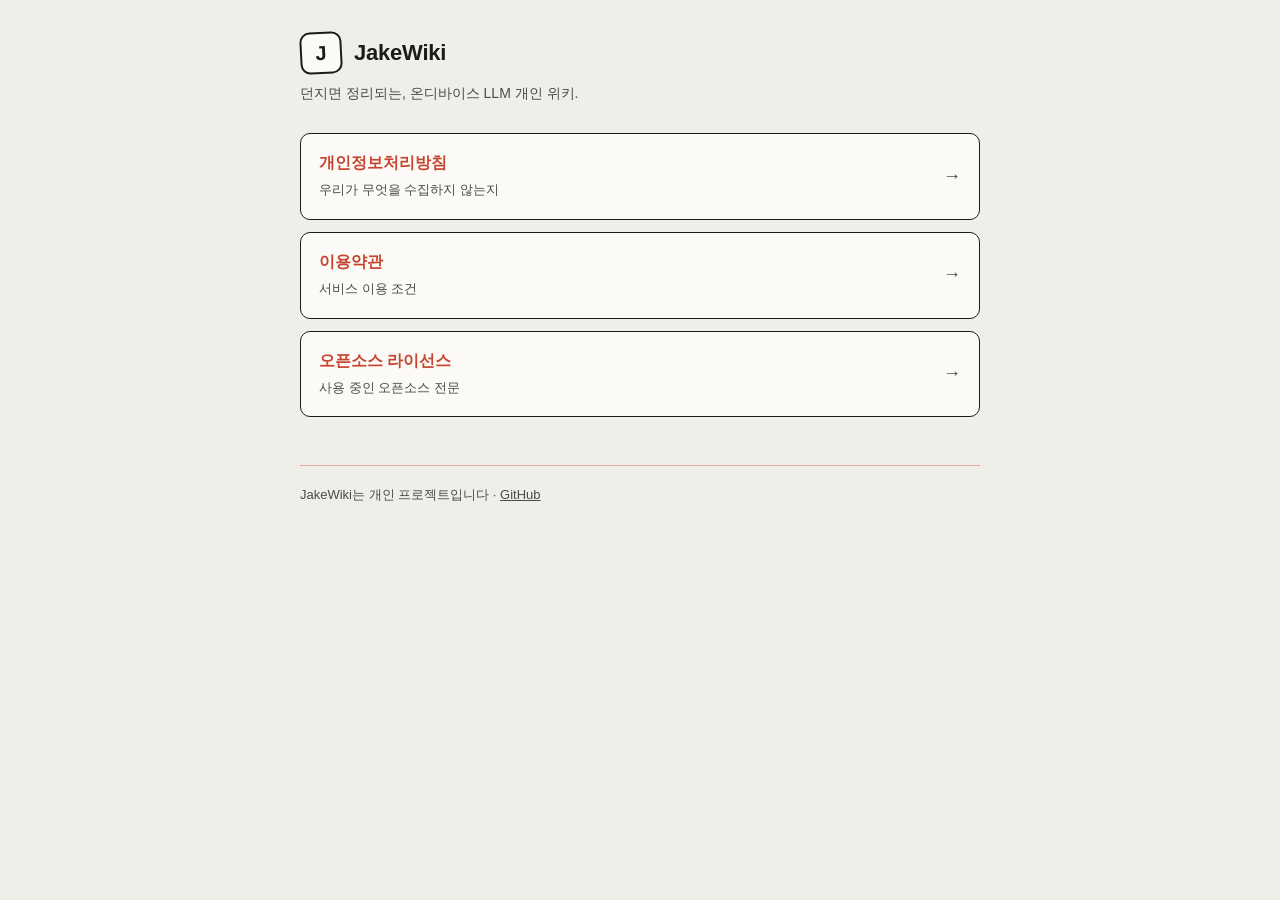
<file: index.html>
<!DOCTYPE html>
<html lang="ko">
<head>
  <meta charset="UTF-8" />
  <meta name="viewport" content="width=device-width, initial-scale=1.0" />
  <title>JakeWiki — 법적 고지</title>
  <meta name="description" content="JakeWiki 앱의 개인정보처리방침, 이용약관, 오픈소스 라이선스 고지." />
  <link rel="stylesheet" href="style.css" />
</head>
<body>
  <div class="wrap">
    <header class="site">
      <span class="logo">J</span>
      <h1>JakeWiki</h1>
    </header>
    <p class="tagline">던지면 정리되는, 온디바이스 LLM 개인 위키.</p>

    <a class="doc-link" href="privacy.html">
      <span>
        <span class="doc-title">개인정보처리방침</span><br />
        <span class="doc-sub">우리가 무엇을 수집하지 않는지</span>
      </span>
      <span class="arrow">→</span>
    </a>

    <a class="doc-link" href="terms.html">
      <span>
        <span class="doc-title">이용약관</span><br />
        <span class="doc-sub">서비스 이용 조건</span>
      </span>
      <span class="arrow">→</span>
    </a>

    <a class="doc-link" href="licenses.html">
      <span>
        <span class="doc-title">오픈소스 라이선스</span><br />
        <span class="doc-sub">사용 중인 오픈소스 전문</span>
      </span>
      <span class="arrow">→</span>
    </a>

    <footer class="site">
      JakeWiki는 개인 프로젝트입니다 ·
      <a href="https://github.com/tonioyoon/jakewiki-legal">GitHub</a>
    </footer>
  </div>
</body>
</html>
</file>
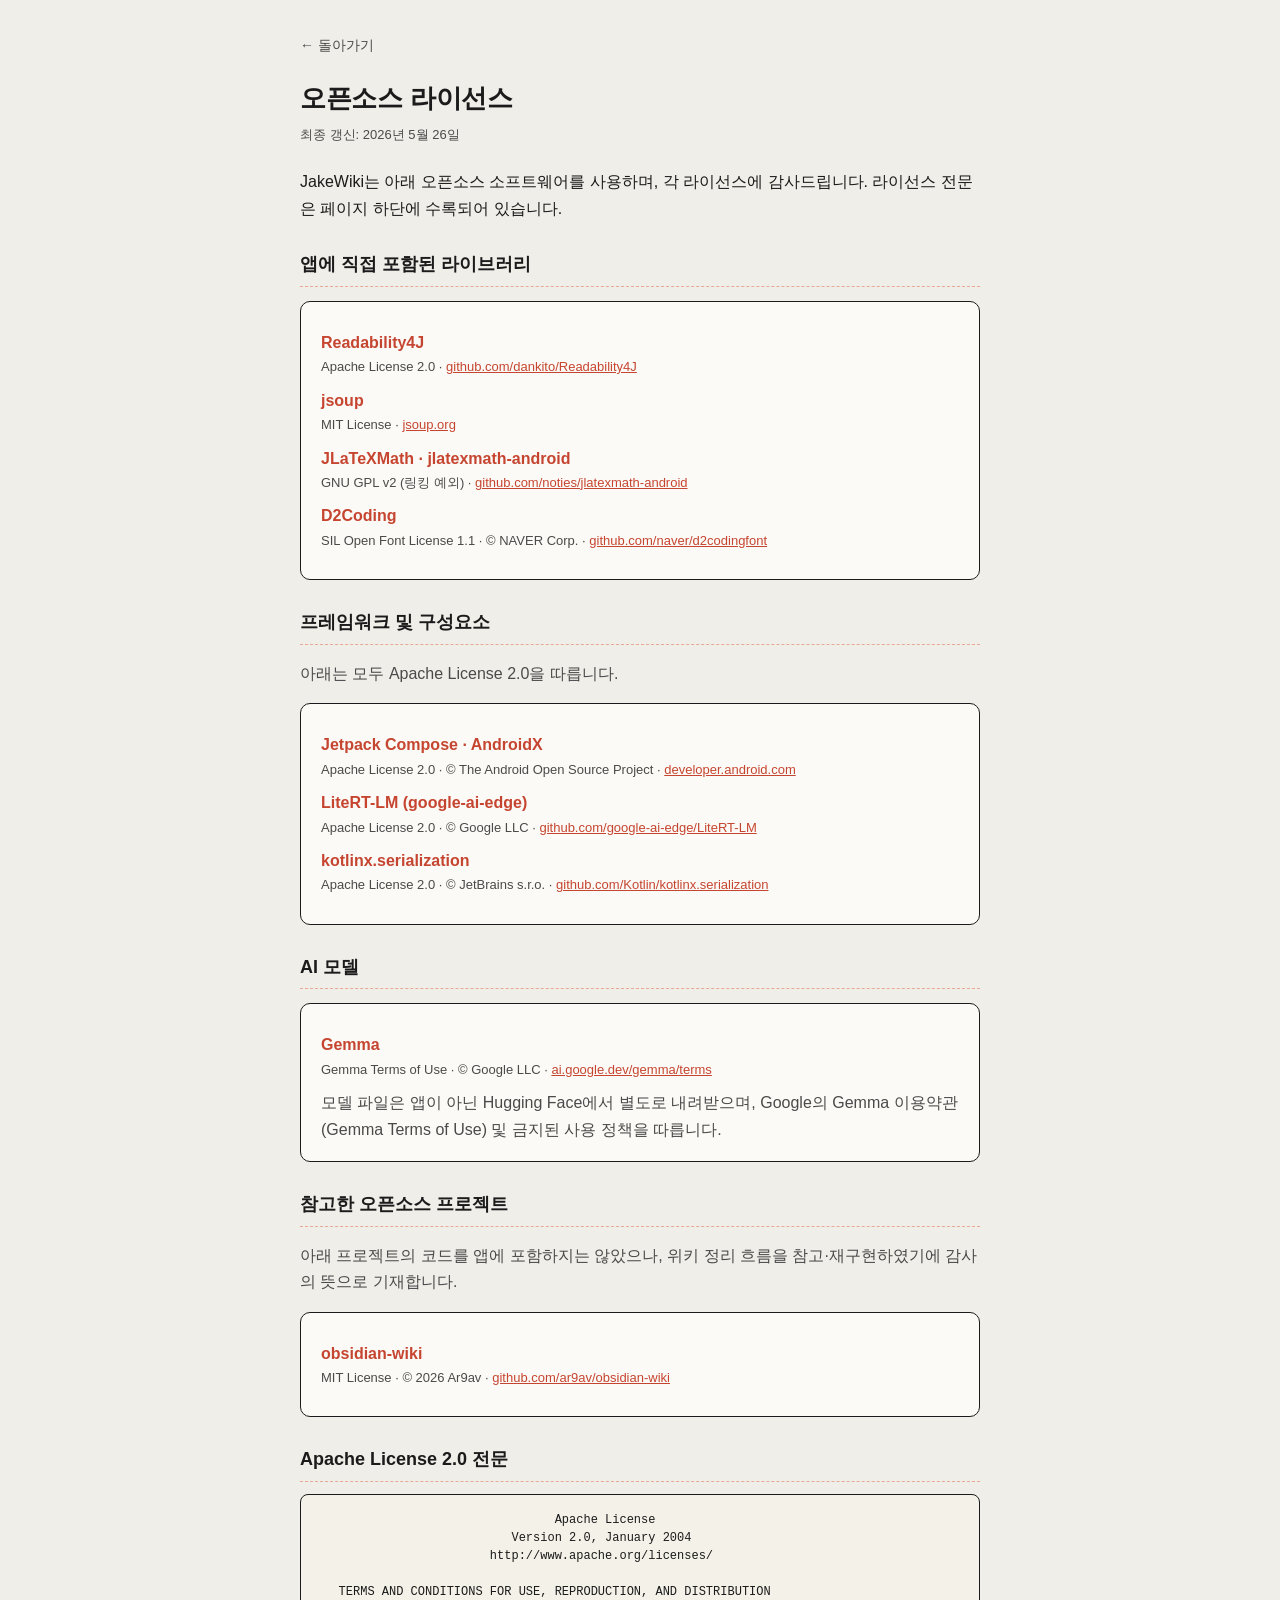
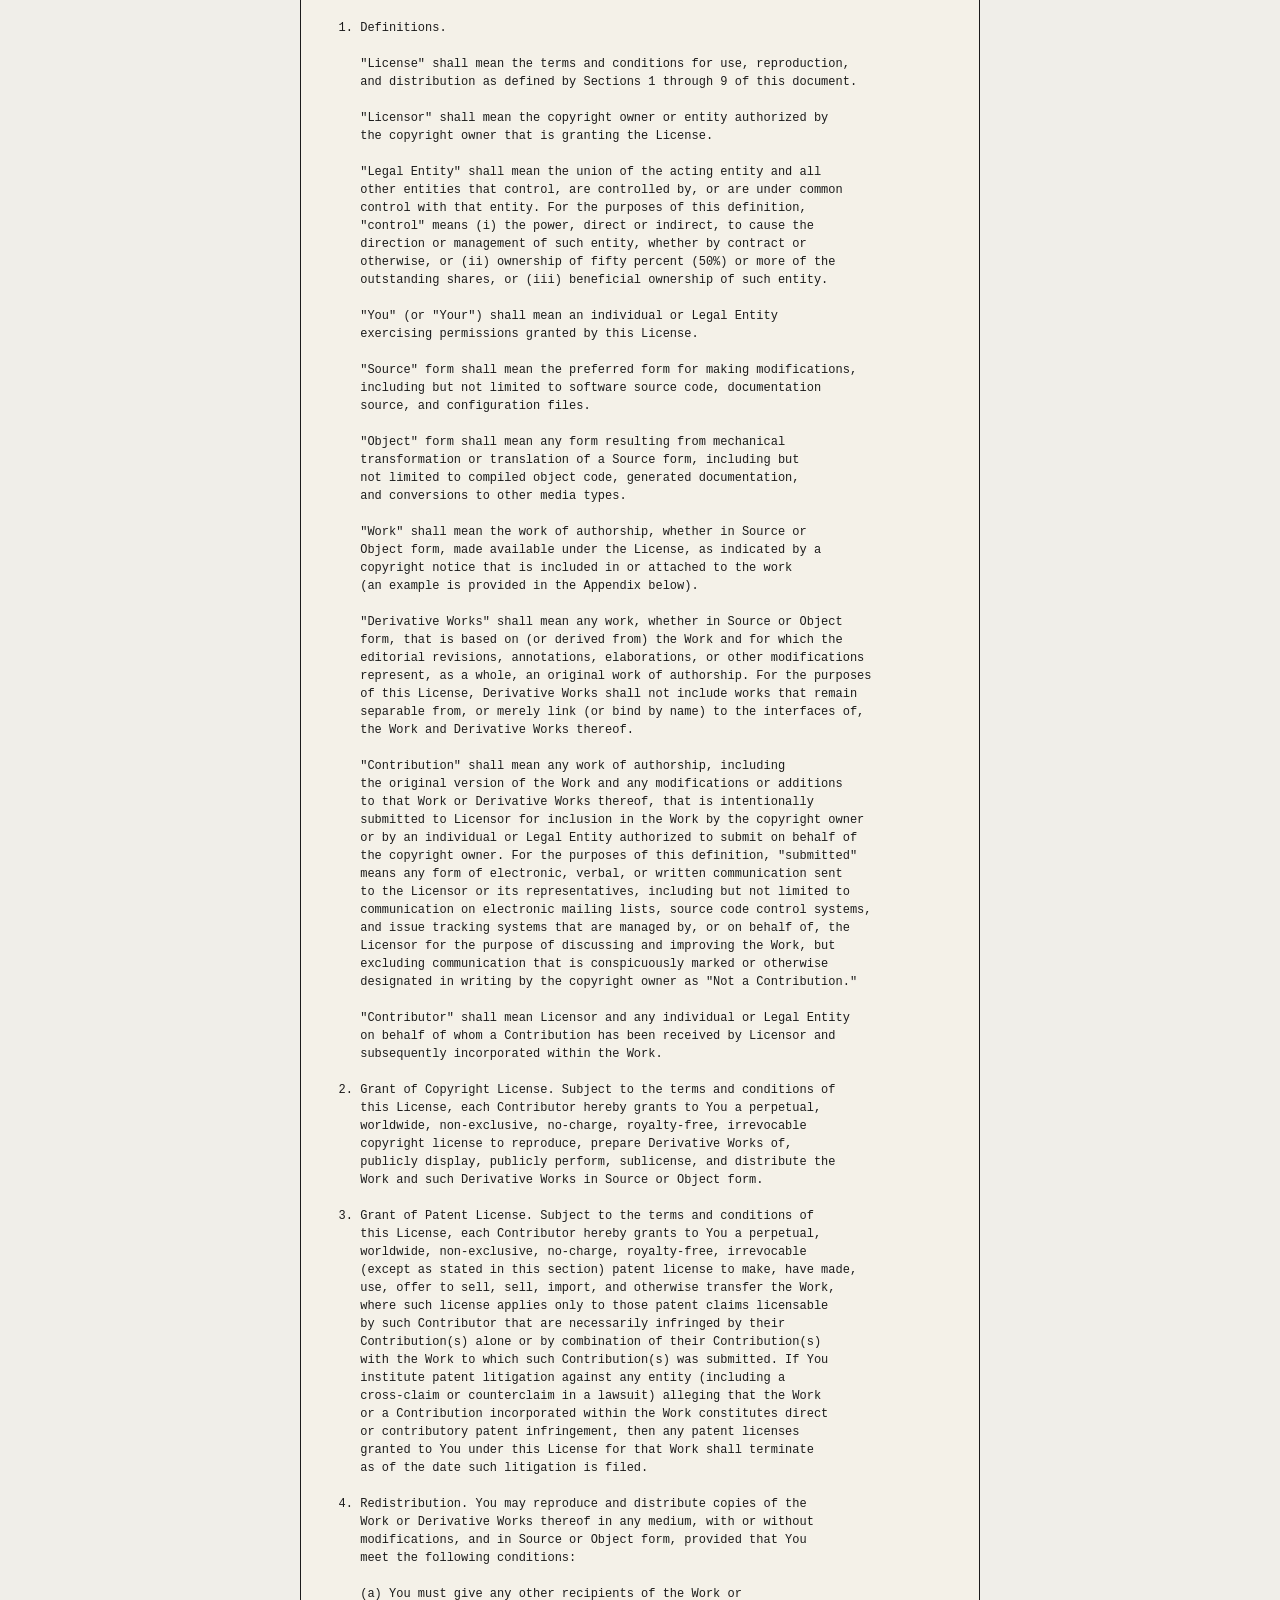
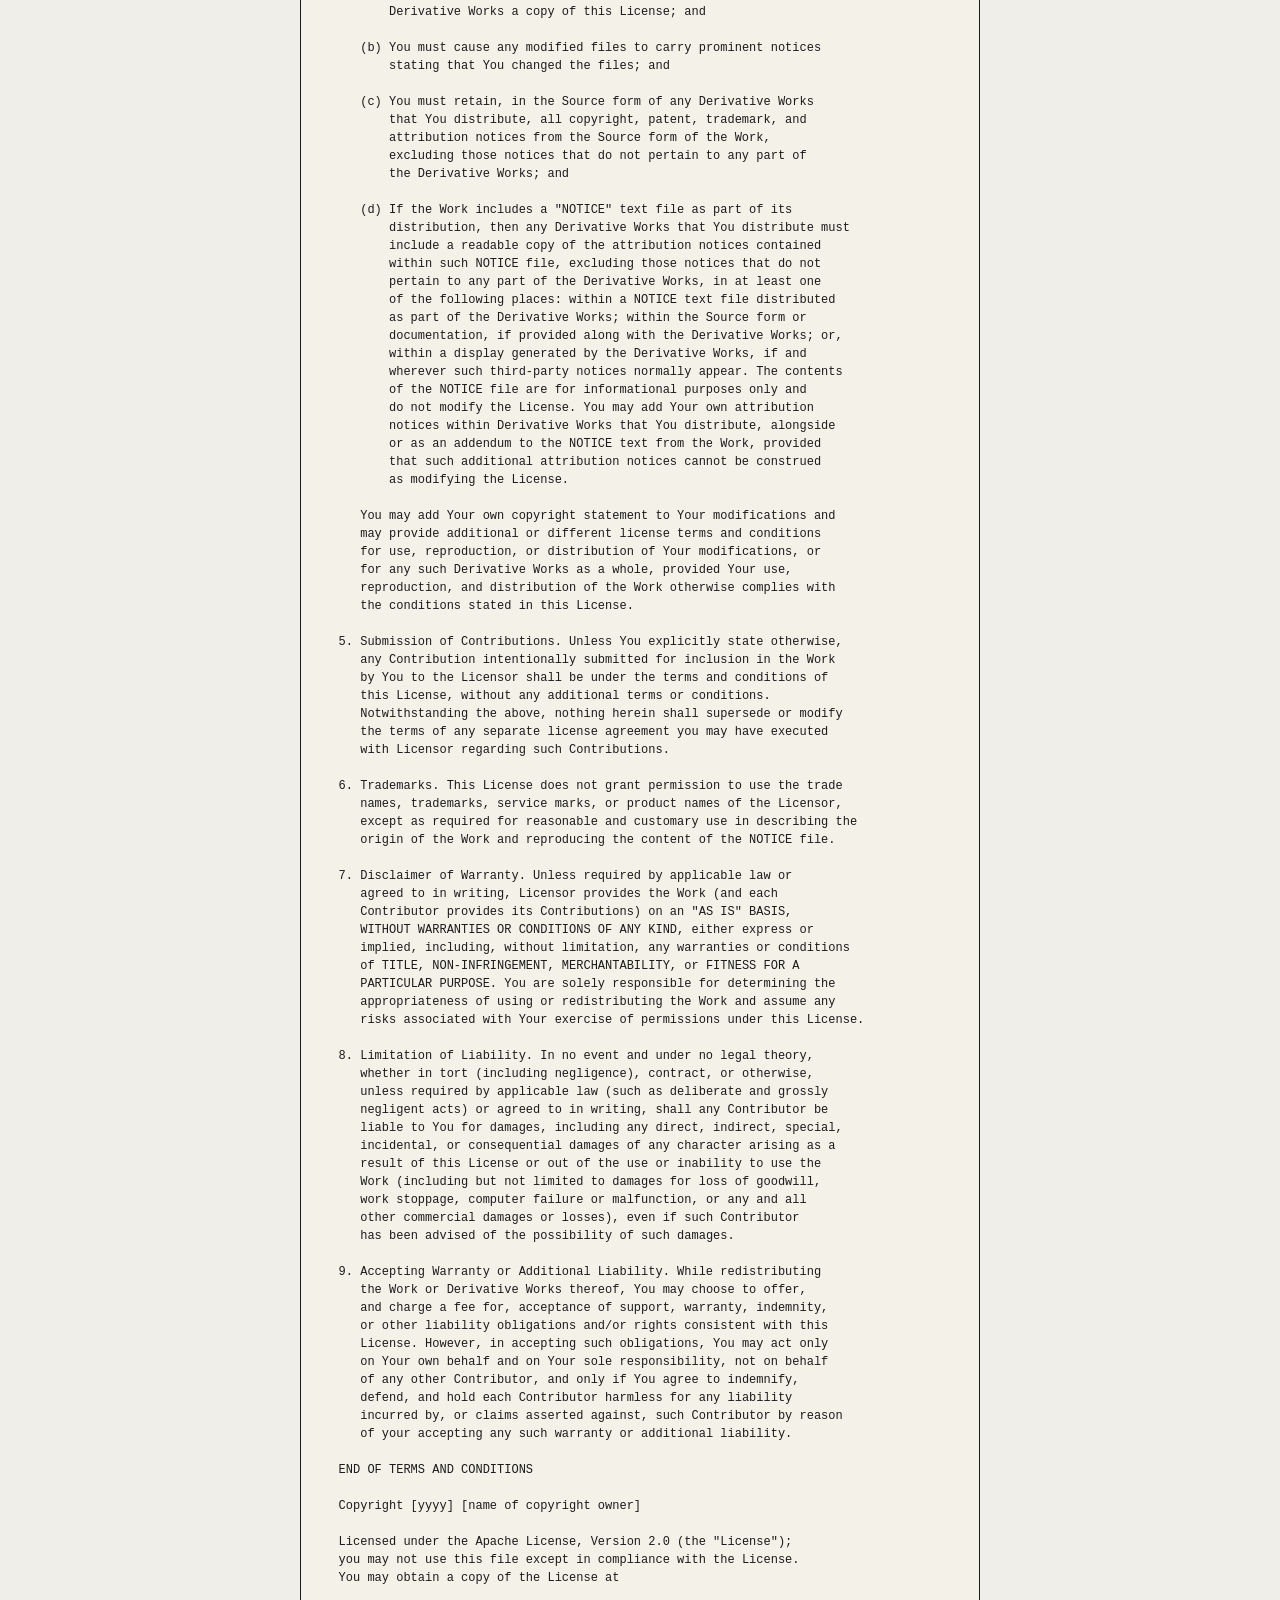
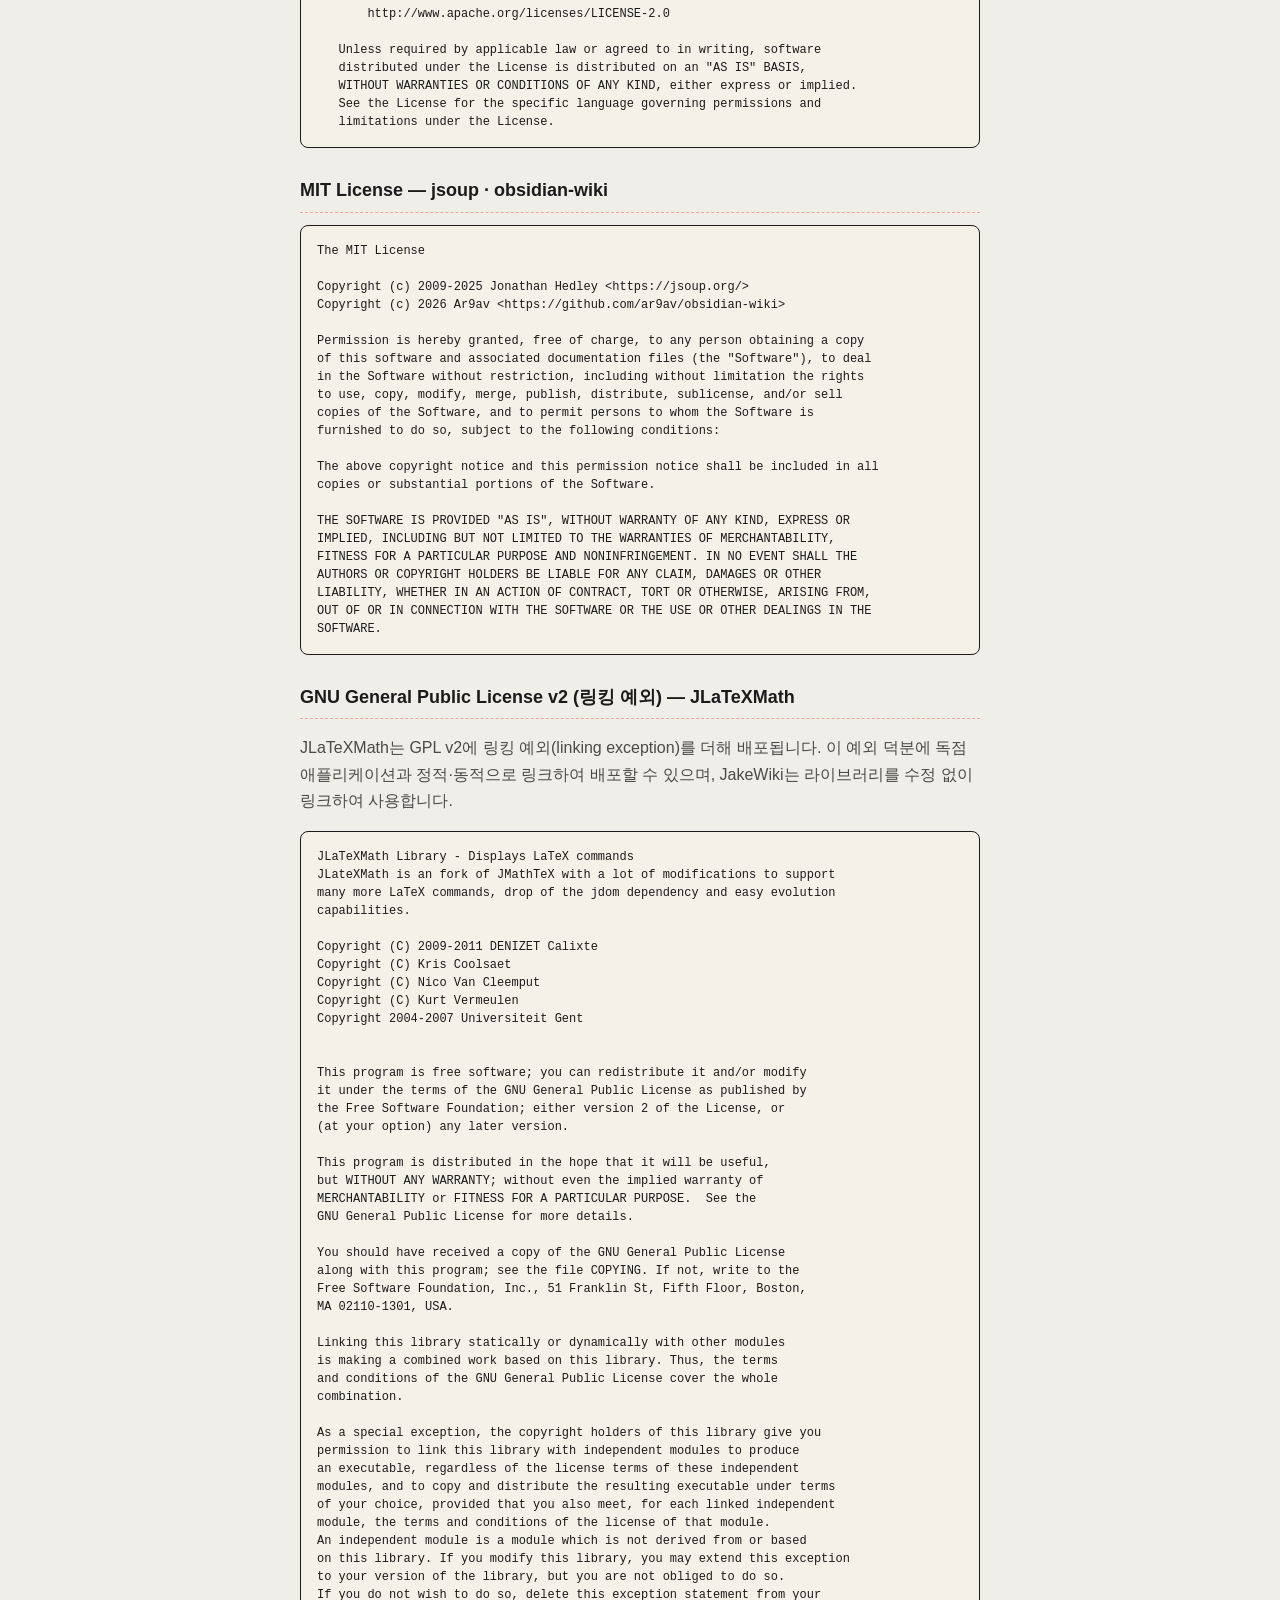
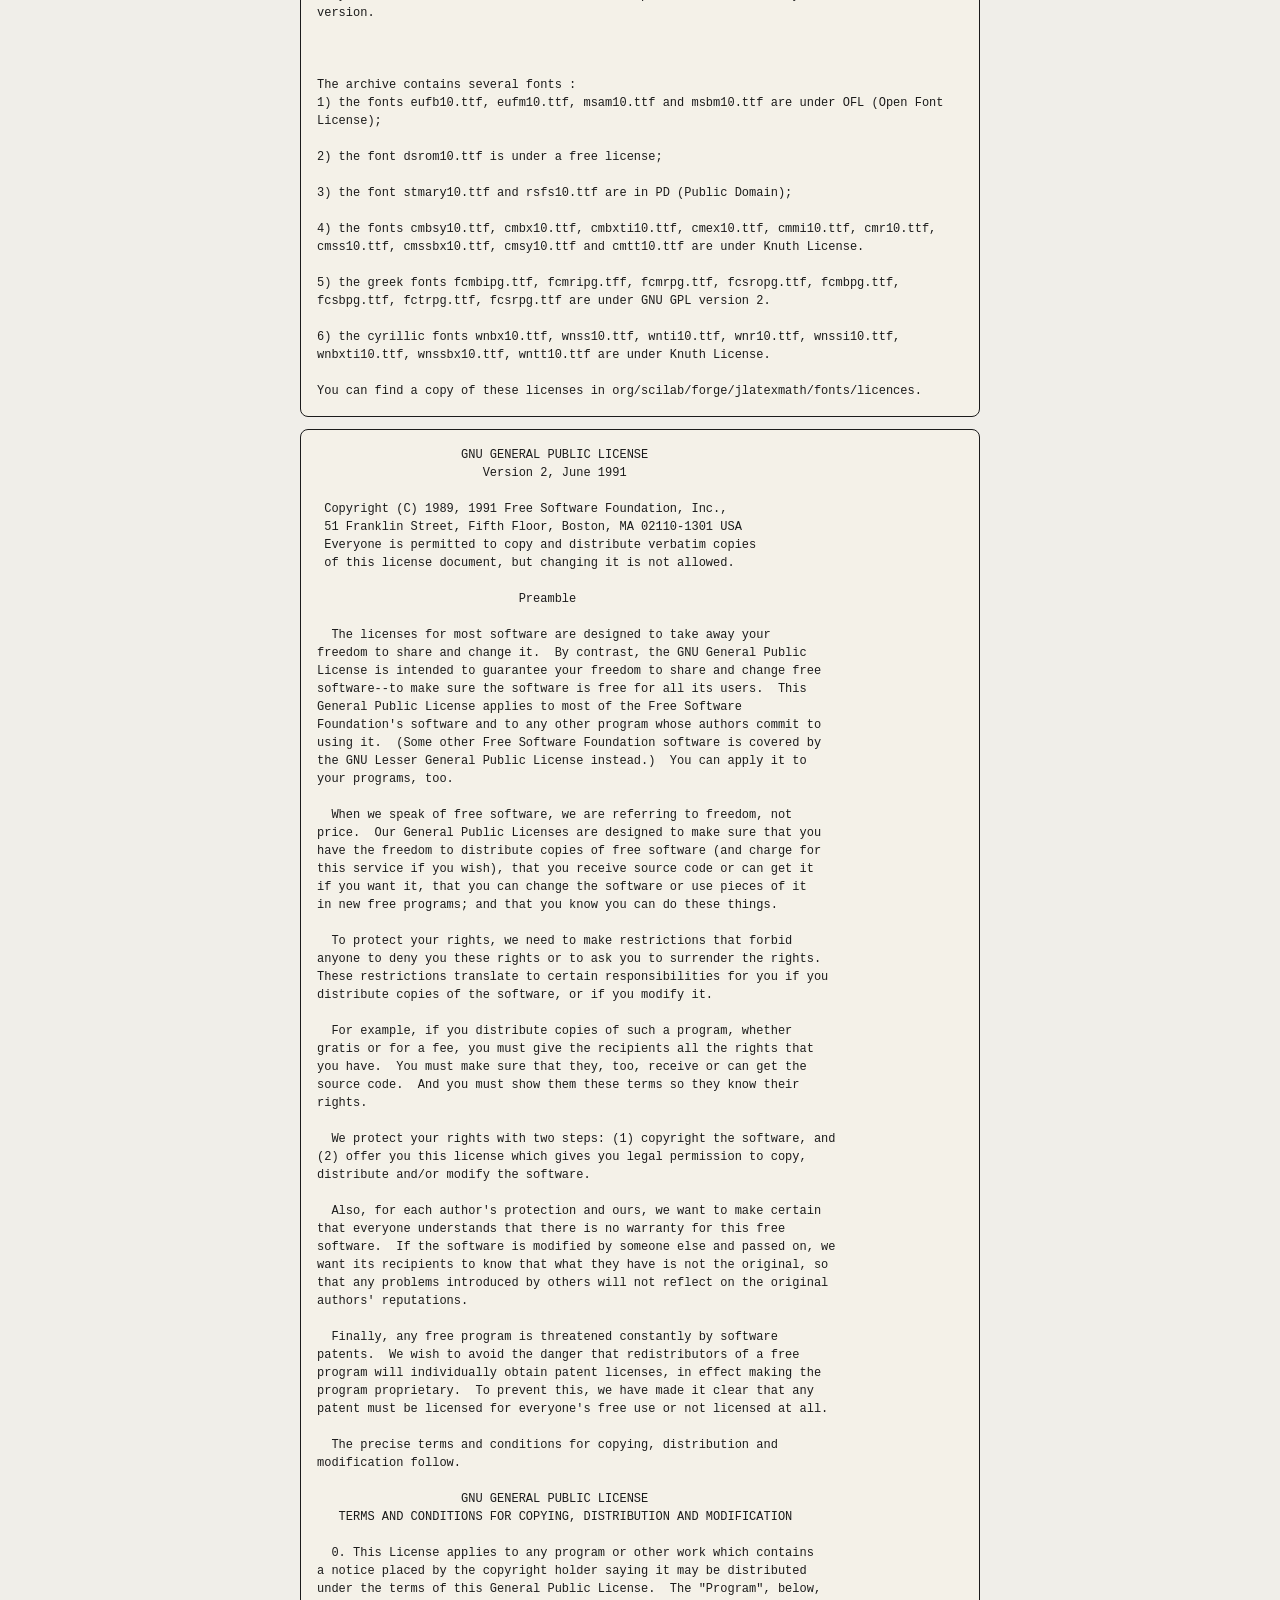
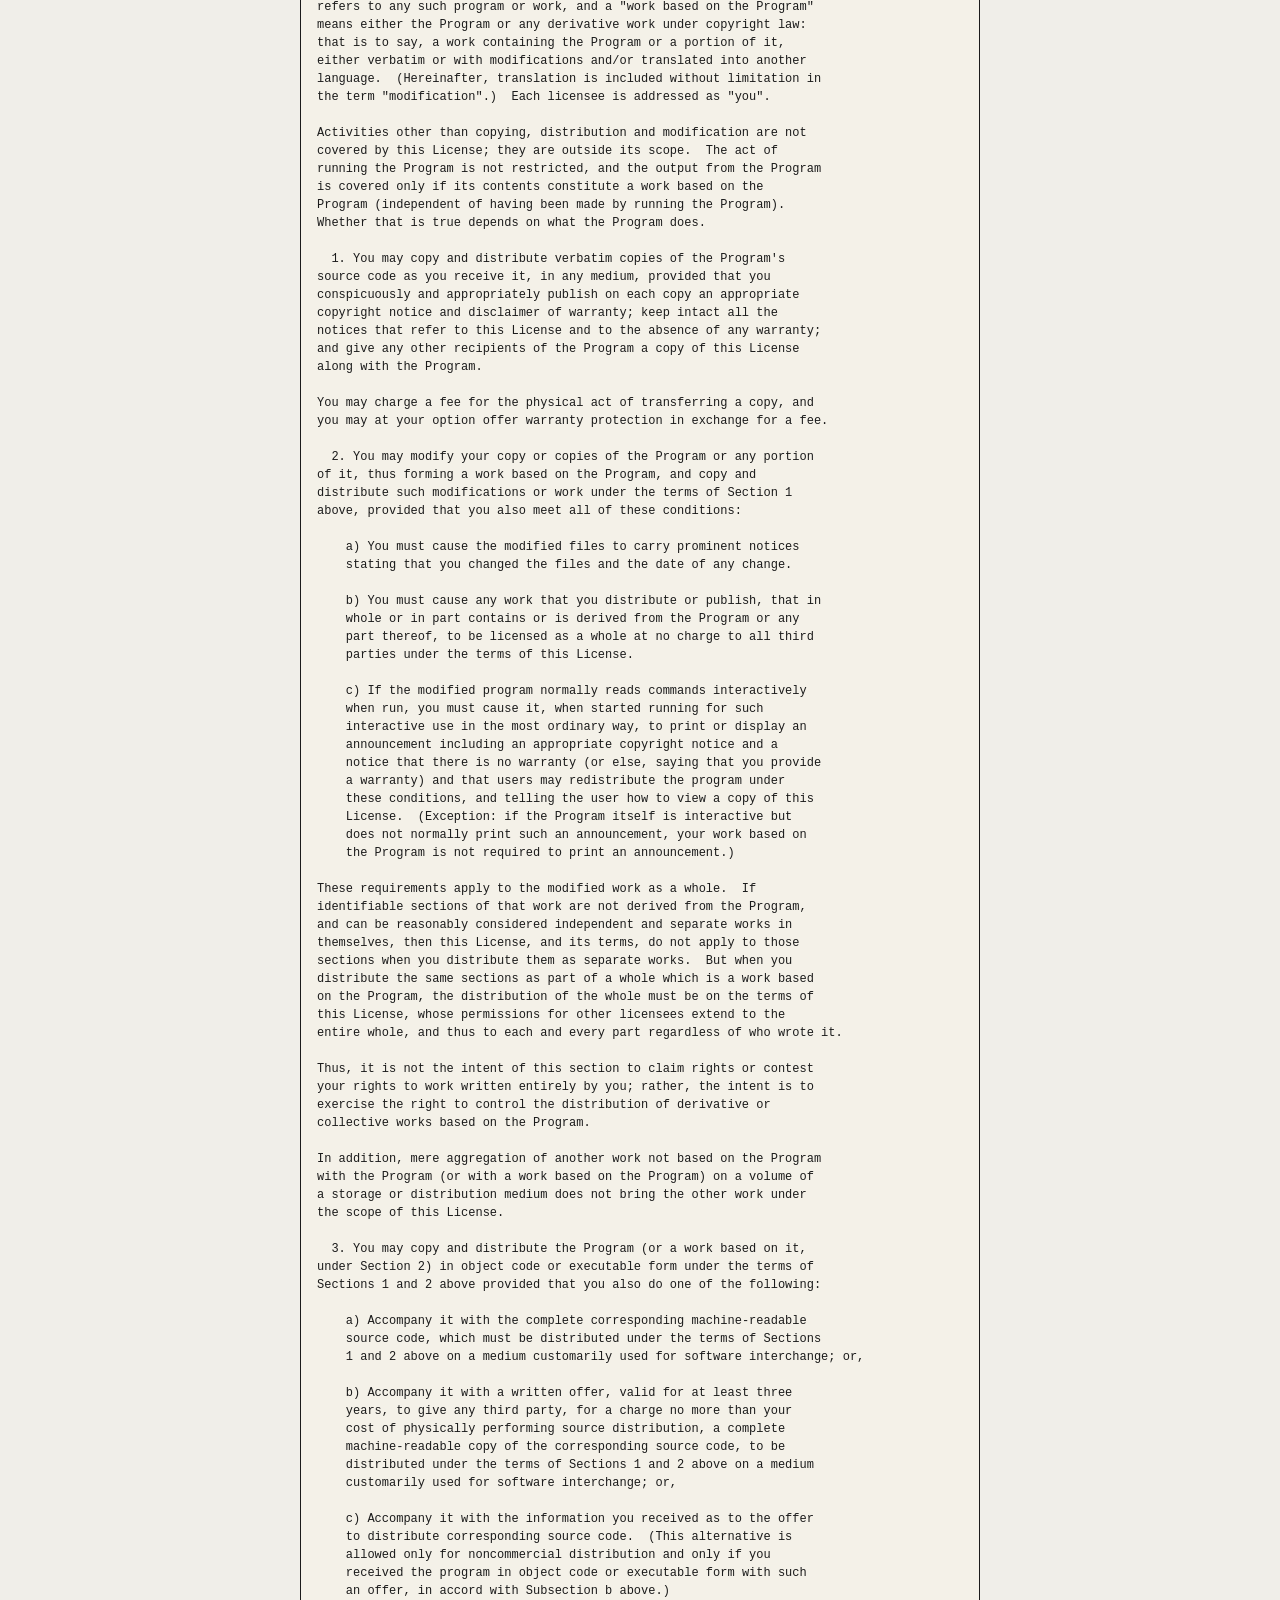
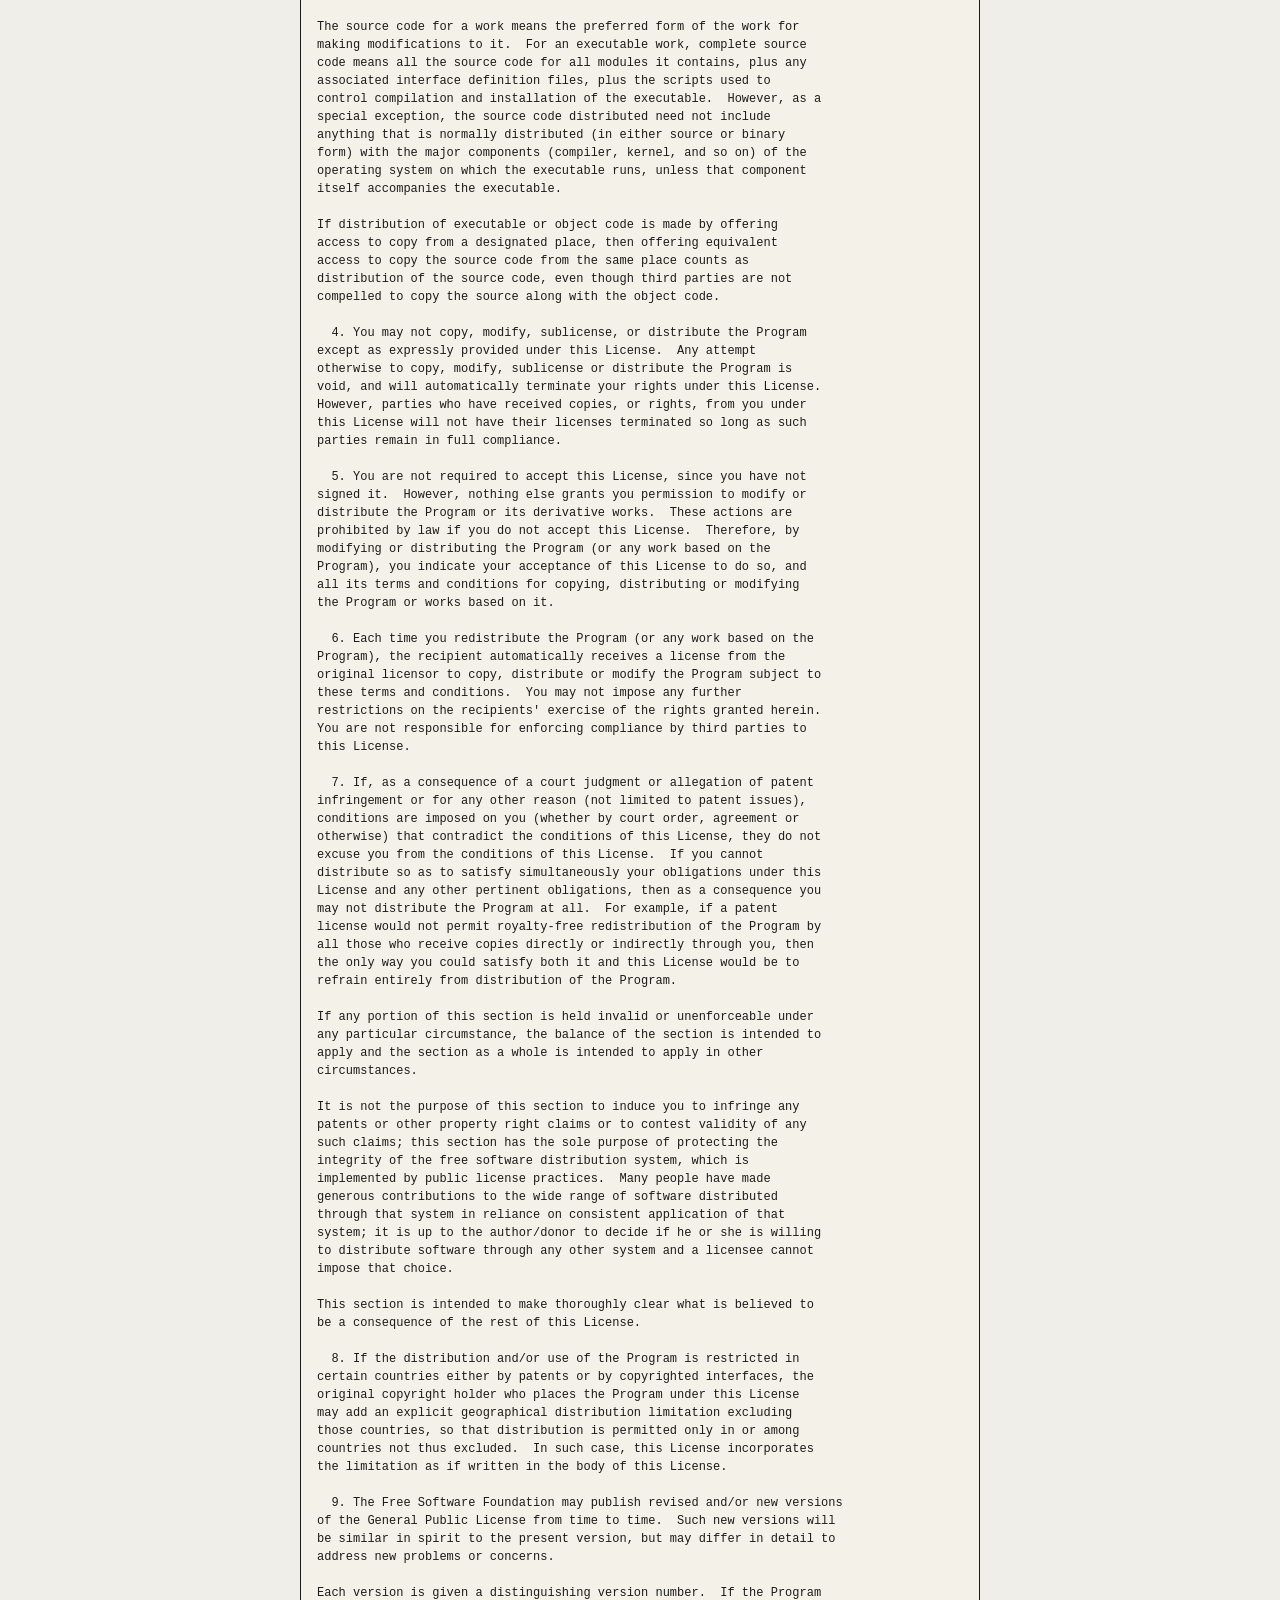
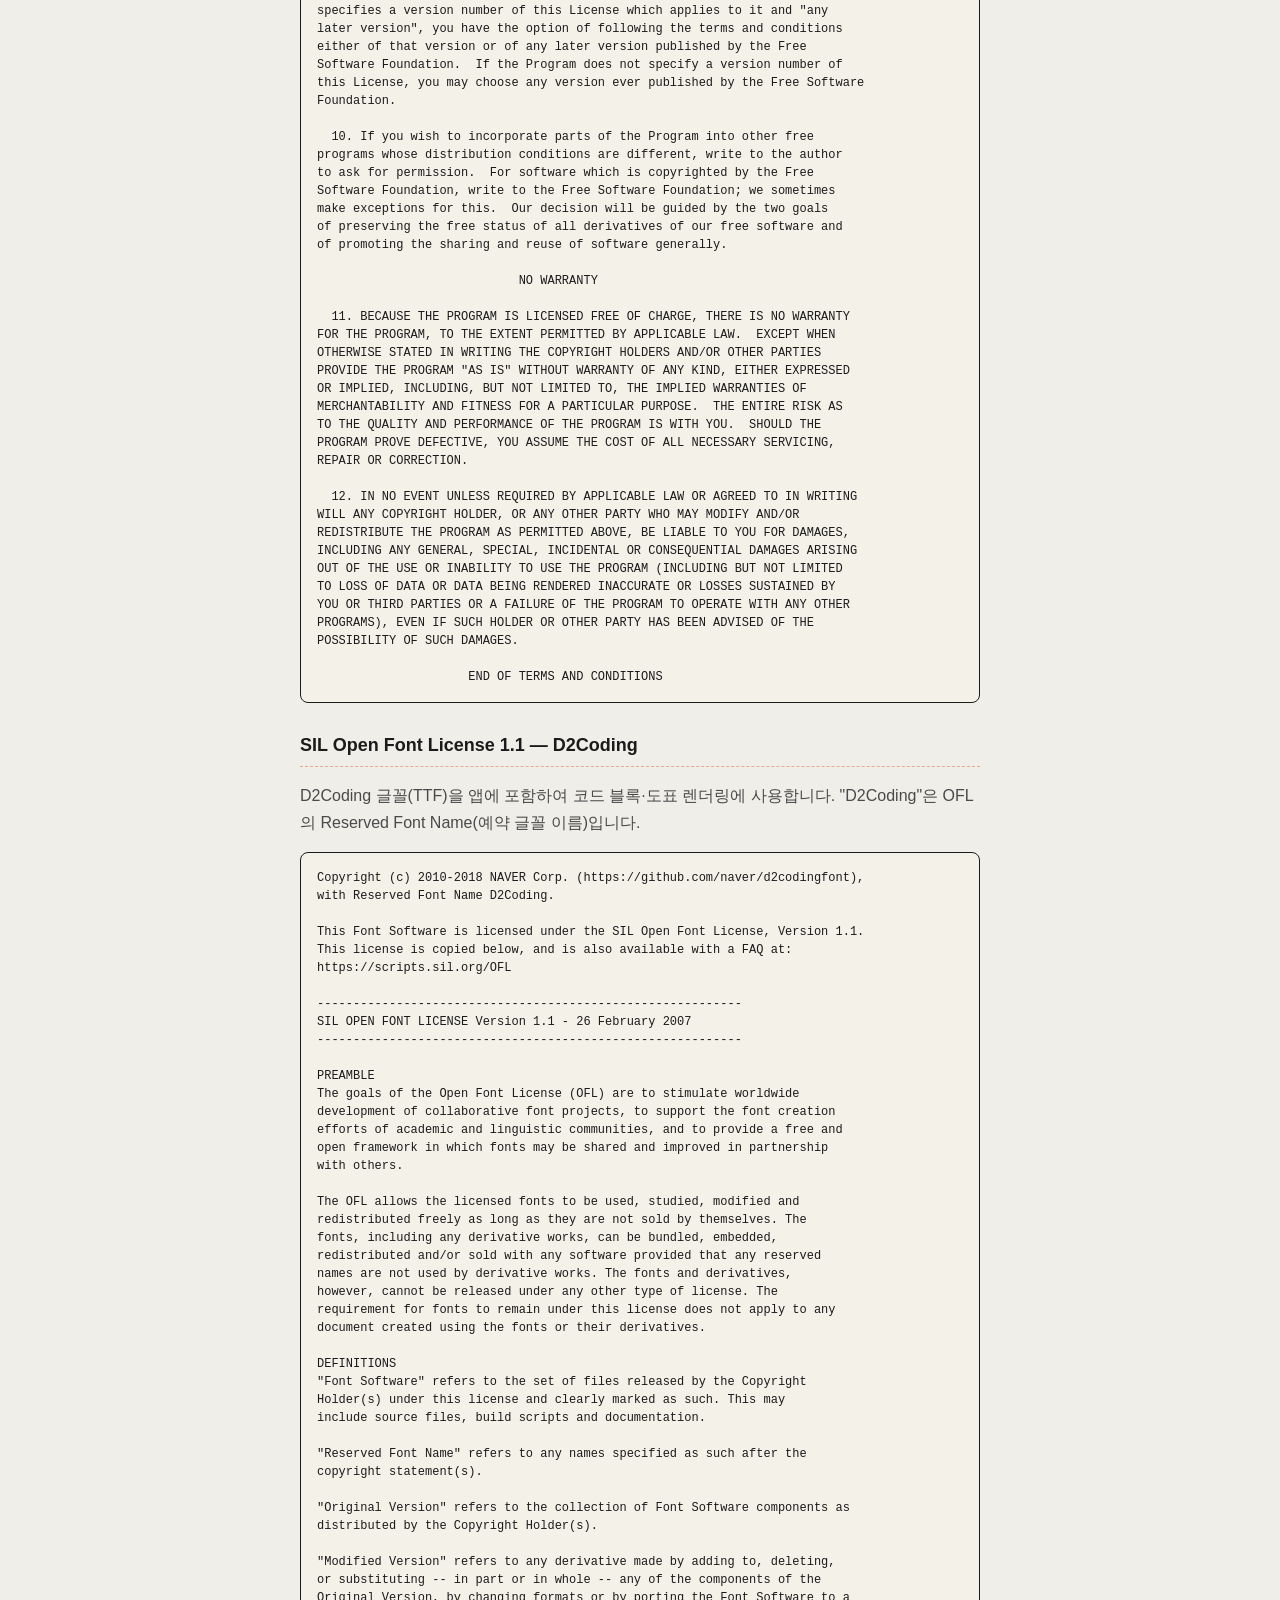
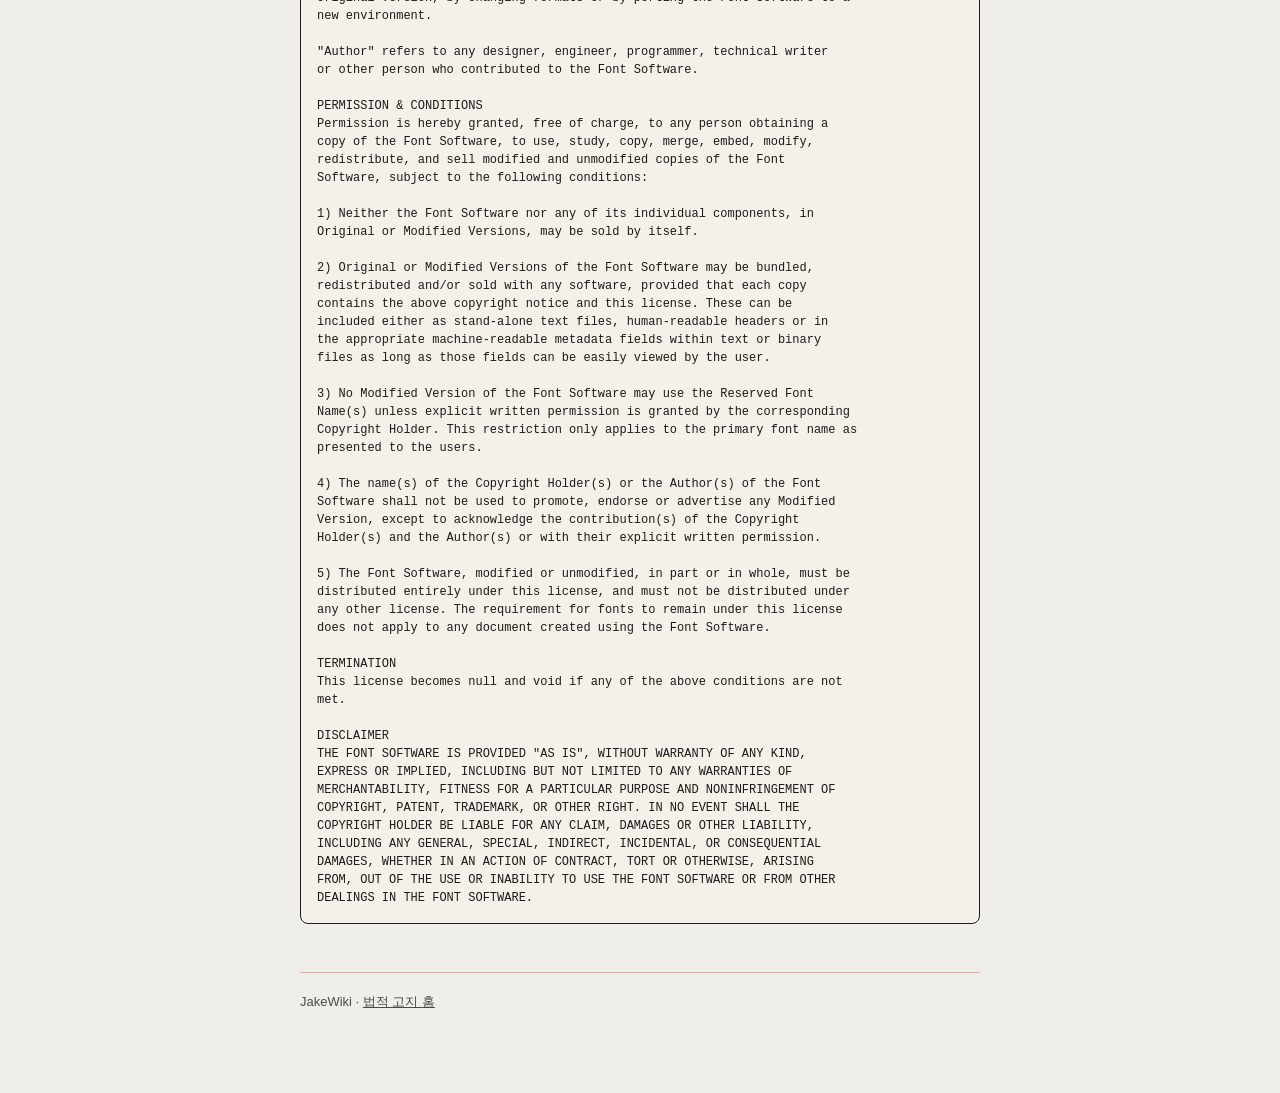
<file: licenses.html>
<!DOCTYPE html>
<html lang="ko">
<head>
  <meta charset="UTF-8" />
  <meta name="viewport" content="width=device-width, initial-scale=1.0" />
  <title>오픈소스 라이선스 — JakeWiki</title>
  <link rel="stylesheet" href="style.css" />
</head>
<body>
  <div class="wrap">
    <a class="back" href="index.html">← 돌아가기</a>
    <main>
      <h1 class="page-title">오픈소스 라이선스</h1>
      <p class="effective">최종 갱신: 2026년 5월 26일</p>

      <p>
        JakeWiki는 아래 오픈소스 소프트웨어를 사용하며, 각 라이선스에 감사드립니다.
        라이선스 전문은 페이지 하단에 수록되어 있습니다.
      </p>

      <h2>앱에 직접 포함된 라이브러리</h2>
      <div class="card">
        <div class="lib">
          <span class="lib-name">Readability4J</span>
          <div class="lib-meta">
            Apache License 2.0 ·
            <a href="https://github.com/dankito/Readability4J">github.com/dankito/Readability4J</a>
          </div>
        </div>
        <div class="lib">
          <span class="lib-name">jsoup</span>
          <div class="lib-meta">
            MIT License · <a href="https://jsoup.org/">jsoup.org</a>
          </div>
        </div>
        <div class="lib">
          <span class="lib-name">JLaTeXMath · jlatexmath-android</span>
          <div class="lib-meta">
            GNU GPL v2 (링킹 예외) ·
            <a href="https://github.com/noties/jlatexmath-android">github.com/noties/jlatexmath-android</a>
          </div>
        </div>
        <div class="lib">
          <span class="lib-name">D2Coding</span>
          <div class="lib-meta">
            SIL Open Font License 1.1 · © NAVER Corp. ·
            <a href="https://github.com/naver/d2codingfont">github.com/naver/d2codingfont</a>
          </div>
        </div>
      </div>

      <h2>프레임워크 및 구성요소</h2>
      <p class="muted">아래는 모두 Apache License 2.0을 따릅니다.</p>
      <div class="card">
        <div class="lib">
          <span class="lib-name">Jetpack Compose · AndroidX</span>
          <div class="lib-meta">
            Apache License 2.0 · © The Android Open Source Project ·
            <a href="https://developer.android.com/jetpack/androidx">developer.android.com</a>
          </div>
        </div>
        <div class="lib">
          <span class="lib-name">LiteRT-LM (google-ai-edge)</span>
          <div class="lib-meta">
            Apache License 2.0 · © Google LLC ·
            <a href="https://github.com/google-ai-edge/LiteRT-LM">github.com/google-ai-edge/LiteRT-LM</a>
          </div>
        </div>
        <div class="lib">
          <span class="lib-name">kotlinx.serialization</span>
          <div class="lib-meta">
            Apache License 2.0 · © JetBrains s.r.o. ·
            <a href="https://github.com/Kotlin/kotlinx.serialization">github.com/Kotlin/kotlinx.serialization</a>
          </div>
        </div>
      </div>

      <h2>AI 모델</h2>
      <div class="card">
        <div class="lib">
          <span class="lib-name">Gemma</span>
          <div class="lib-meta">
            Gemma Terms of Use · © Google LLC ·
            <a href="https://ai.google.dev/gemma/terms">ai.google.dev/gemma/terms</a>
          </div>
        </div>
        <p class="muted" style="margin:6px 0 0">
          모델 파일은 앱이 아닌 Hugging Face에서 별도로 내려받으며, Google의
          Gemma 이용약관(Gemma Terms of Use) 및 금지된 사용 정책을 따릅니다.
        </p>
      </div>

      <h2>참고한 오픈소스 프로젝트</h2>
      <p class="muted">아래 프로젝트의 코드를 앱에 포함하지는 않았으나, 위키 정리 흐름을 참고·재구현하였기에 감사의 뜻으로 기재합니다.</p>
      <div class="card">
        <div class="lib">
          <span class="lib-name">obsidian-wiki</span>
          <div class="lib-meta">
            MIT License · © 2026 Ar9av ·
            <a href="https://github.com/ar9av/obsidian-wiki">github.com/ar9av/obsidian-wiki</a>
          </div>
        </div>
      </div>

      <h2>Apache License 2.0 전문</h2>
      <pre class="license">                                 Apache License
                           Version 2.0, January 2004
                        http://www.apache.org/licenses/

   TERMS AND CONDITIONS FOR USE, REPRODUCTION, AND DISTRIBUTION

   1. Definitions.

      "License" shall mean the terms and conditions for use, reproduction,
      and distribution as defined by Sections 1 through 9 of this document.

      "Licensor" shall mean the copyright owner or entity authorized by
      the copyright owner that is granting the License.

      "Legal Entity" shall mean the union of the acting entity and all
      other entities that control, are controlled by, or are under common
      control with that entity. For the purposes of this definition,
      "control" means (i) the power, direct or indirect, to cause the
      direction or management of such entity, whether by contract or
      otherwise, or (ii) ownership of fifty percent (50%) or more of the
      outstanding shares, or (iii) beneficial ownership of such entity.

      "You" (or "Your") shall mean an individual or Legal Entity
      exercising permissions granted by this License.

      "Source" form shall mean the preferred form for making modifications,
      including but not limited to software source code, documentation
      source, and configuration files.

      "Object" form shall mean any form resulting from mechanical
      transformation or translation of a Source form, including but
      not limited to compiled object code, generated documentation,
      and conversions to other media types.

      "Work" shall mean the work of authorship, whether in Source or
      Object form, made available under the License, as indicated by a
      copyright notice that is included in or attached to the work
      (an example is provided in the Appendix below).

      "Derivative Works" shall mean any work, whether in Source or Object
      form, that is based on (or derived from) the Work and for which the
      editorial revisions, annotations, elaborations, or other modifications
      represent, as a whole, an original work of authorship. For the purposes
      of this License, Derivative Works shall not include works that remain
      separable from, or merely link (or bind by name) to the interfaces of,
      the Work and Derivative Works thereof.

      "Contribution" shall mean any work of authorship, including
      the original version of the Work and any modifications or additions
      to that Work or Derivative Works thereof, that is intentionally
      submitted to Licensor for inclusion in the Work by the copyright owner
      or by an individual or Legal Entity authorized to submit on behalf of
      the copyright owner. For the purposes of this definition, "submitted"
      means any form of electronic, verbal, or written communication sent
      to the Licensor or its representatives, including but not limited to
      communication on electronic mailing lists, source code control systems,
      and issue tracking systems that are managed by, or on behalf of, the
      Licensor for the purpose of discussing and improving the Work, but
      excluding communication that is conspicuously marked or otherwise
      designated in writing by the copyright owner as "Not a Contribution."

      "Contributor" shall mean Licensor and any individual or Legal Entity
      on behalf of whom a Contribution has been received by Licensor and
      subsequently incorporated within the Work.

   2. Grant of Copyright License. Subject to the terms and conditions of
      this License, each Contributor hereby grants to You a perpetual,
      worldwide, non-exclusive, no-charge, royalty-free, irrevocable
      copyright license to reproduce, prepare Derivative Works of,
      publicly display, publicly perform, sublicense, and distribute the
      Work and such Derivative Works in Source or Object form.

   3. Grant of Patent License. Subject to the terms and conditions of
      this License, each Contributor hereby grants to You a perpetual,
      worldwide, non-exclusive, no-charge, royalty-free, irrevocable
      (except as stated in this section) patent license to make, have made,
      use, offer to sell, sell, import, and otherwise transfer the Work,
      where such license applies only to those patent claims licensable
      by such Contributor that are necessarily infringed by their
      Contribution(s) alone or by combination of their Contribution(s)
      with the Work to which such Contribution(s) was submitted. If You
      institute patent litigation against any entity (including a
      cross-claim or counterclaim in a lawsuit) alleging that the Work
      or a Contribution incorporated within the Work constitutes direct
      or contributory patent infringement, then any patent licenses
      granted to You under this License for that Work shall terminate
      as of the date such litigation is filed.

   4. Redistribution. You may reproduce and distribute copies of the
      Work or Derivative Works thereof in any medium, with or without
      modifications, and in Source or Object form, provided that You
      meet the following conditions:

      (a) You must give any other recipients of the Work or
          Derivative Works a copy of this License; and

      (b) You must cause any modified files to carry prominent notices
          stating that You changed the files; and

      (c) You must retain, in the Source form of any Derivative Works
          that You distribute, all copyright, patent, trademark, and
          attribution notices from the Source form of the Work,
          excluding those notices that do not pertain to any part of
          the Derivative Works; and

      (d) If the Work includes a "NOTICE" text file as part of its
          distribution, then any Derivative Works that You distribute must
          include a readable copy of the attribution notices contained
          within such NOTICE file, excluding those notices that do not
          pertain to any part of the Derivative Works, in at least one
          of the following places: within a NOTICE text file distributed
          as part of the Derivative Works; within the Source form or
          documentation, if provided along with the Derivative Works; or,
          within a display generated by the Derivative Works, if and
          wherever such third-party notices normally appear. The contents
          of the NOTICE file are for informational purposes only and
          do not modify the License. You may add Your own attribution
          notices within Derivative Works that You distribute, alongside
          or as an addendum to the NOTICE text from the Work, provided
          that such additional attribution notices cannot be construed
          as modifying the License.

      You may add Your own copyright statement to Your modifications and
      may provide additional or different license terms and conditions
      for use, reproduction, or distribution of Your modifications, or
      for any such Derivative Works as a whole, provided Your use,
      reproduction, and distribution of the Work otherwise complies with
      the conditions stated in this License.

   5. Submission of Contributions. Unless You explicitly state otherwise,
      any Contribution intentionally submitted for inclusion in the Work
      by You to the Licensor shall be under the terms and conditions of
      this License, without any additional terms or conditions.
      Notwithstanding the above, nothing herein shall supersede or modify
      the terms of any separate license agreement you may have executed
      with Licensor regarding such Contributions.

   6. Trademarks. This License does not grant permission to use the trade
      names, trademarks, service marks, or product names of the Licensor,
      except as required for reasonable and customary use in describing the
      origin of the Work and reproducing the content of the NOTICE file.

   7. Disclaimer of Warranty. Unless required by applicable law or
      agreed to in writing, Licensor provides the Work (and each
      Contributor provides its Contributions) on an "AS IS" BASIS,
      WITHOUT WARRANTIES OR CONDITIONS OF ANY KIND, either express or
      implied, including, without limitation, any warranties or conditions
      of TITLE, NON-INFRINGEMENT, MERCHANTABILITY, or FITNESS FOR A
      PARTICULAR PURPOSE. You are solely responsible for determining the
      appropriateness of using or redistributing the Work and assume any
      risks associated with Your exercise of permissions under this License.

   8. Limitation of Liability. In no event and under no legal theory,
      whether in tort (including negligence), contract, or otherwise,
      unless required by applicable law (such as deliberate and grossly
      negligent acts) or agreed to in writing, shall any Contributor be
      liable to You for damages, including any direct, indirect, special,
      incidental, or consequential damages of any character arising as a
      result of this License or out of the use or inability to use the
      Work (including but not limited to damages for loss of goodwill,
      work stoppage, computer failure or malfunction, or any and all
      other commercial damages or losses), even if such Contributor
      has been advised of the possibility of such damages.

   9. Accepting Warranty or Additional Liability. While redistributing
      the Work or Derivative Works thereof, You may choose to offer,
      and charge a fee for, acceptance of support, warranty, indemnity,
      or other liability obligations and/or rights consistent with this
      License. However, in accepting such obligations, You may act only
      on Your own behalf and on Your sole responsibility, not on behalf
      of any other Contributor, and only if You agree to indemnify,
      defend, and hold each Contributor harmless for any liability
      incurred by, or claims asserted against, such Contributor by reason
      of your accepting any such warranty or additional liability.

   END OF TERMS AND CONDITIONS

   Copyright [yyyy] [name of copyright owner]

   Licensed under the Apache License, Version 2.0 (the "License");
   you may not use this file except in compliance with the License.
   You may obtain a copy of the License at

       http://www.apache.org/licenses/LICENSE-2.0

   Unless required by applicable law or agreed to in writing, software
   distributed under the License is distributed on an "AS IS" BASIS,
   WITHOUT WARRANTIES OR CONDITIONS OF ANY KIND, either express or implied.
   See the License for the specific language governing permissions and
   limitations under the License.</pre>

      <h2>MIT License — jsoup · obsidian-wiki</h2>
      <pre class="license">The MIT License

Copyright (c) 2009-2025 Jonathan Hedley &lt;https://jsoup.org/&gt;
Copyright (c) 2026 Ar9av &lt;https://github.com/ar9av/obsidian-wiki&gt;

Permission is hereby granted, free of charge, to any person obtaining a copy
of this software and associated documentation files (the "Software"), to deal
in the Software without restriction, including without limitation the rights
to use, copy, modify, merge, publish, distribute, sublicense, and/or sell
copies of the Software, and to permit persons to whom the Software is
furnished to do so, subject to the following conditions:

The above copyright notice and this permission notice shall be included in all
copies or substantial portions of the Software.

THE SOFTWARE IS PROVIDED "AS IS", WITHOUT WARRANTY OF ANY KIND, EXPRESS OR
IMPLIED, INCLUDING BUT NOT LIMITED TO THE WARRANTIES OF MERCHANTABILITY,
FITNESS FOR A PARTICULAR PURPOSE AND NONINFRINGEMENT. IN NO EVENT SHALL THE
AUTHORS OR COPYRIGHT HOLDERS BE LIABLE FOR ANY CLAIM, DAMAGES OR OTHER
LIABILITY, WHETHER IN AN ACTION OF CONTRACT, TORT OR OTHERWISE, ARISING FROM,
OUT OF OR IN CONNECTION WITH THE SOFTWARE OR THE USE OR OTHER DEALINGS IN THE
SOFTWARE.</pre>

      <h2>GNU General Public License v2 (링킹 예외) — JLaTeXMath</h2>
      <p class="muted">JLaTeXMath는 GPL v2에 링킹 예외(linking exception)를 더해 배포됩니다. 이 예외 덕분에 독점 애플리케이션과 정적·동적으로 링크하여 배포할 수 있으며, JakeWiki는 라이브러리를 수정 없이 링크하여 사용합니다.</p>
      <pre class="license">JLaTeXMath Library - Displays LaTeX commands 
JLateXMath is an fork of JMathTeX with a lot of modifications to support 
many more LaTeX commands, drop of the jdom dependency and easy evolution 
capabilities.

Copyright (C) 2009-2011 DENIZET Calixte
Copyright (C) Kris Coolsaet
Copyright (C) Nico Van Cleemput
Copyright (C) Kurt Vermeulen
Copyright 2004-2007 Universiteit Gent


This program is free software; you can redistribute it and/or modify
it under the terms of the GNU General Public License as published by
the Free Software Foundation; either version 2 of the License, or
(at your option) any later version.

This program is distributed in the hope that it will be useful,
but WITHOUT ANY WARRANTY; without even the implied warranty of
MERCHANTABILITY or FITNESS FOR A PARTICULAR PURPOSE.  See the
GNU General Public License for more details.

You should have received a copy of the GNU General Public License
along with this program; see the file COPYING. If not, write to the
Free Software Foundation, Inc., 51 Franklin St, Fifth Floor, Boston,
MA 02110-1301, USA.

Linking this library statically or dynamically with other modules 
is making a combined work based on this library. Thus, the terms 
and conditions of the GNU General Public License cover the whole 
combination.

As a special exception, the copyright holders of this library give you 
permission to link this library with independent modules to produce 
an executable, regardless of the license terms of these independent 
modules, and to copy and distribute the resulting executable under terms 
of your choice, provided that you also meet, for each linked independent 
module, the terms and conditions of the license of that module. 
An independent module is a module which is not derived from or based 
on this library. If you modify this library, you may extend this exception 
to your version of the library, but you are not obliged to do so. 
If you do not wish to do so, delete this exception statement from your 
version.



The archive contains several fonts :
1) the fonts eufb10.ttf, eufm10.ttf, msam10.ttf and msbm10.ttf are under OFL (Open Font License);

2) the font dsrom10.ttf is under a free license;

3) the font stmary10.ttf and rsfs10.ttf are in PD (Public Domain);

4) the fonts cmbsy10.ttf, cmbx10.ttf, cmbxti10.ttf, cmex10.ttf, cmmi10.ttf, cmr10.ttf, cmss10.ttf, cmssbx10.ttf, cmsy10.ttf and cmtt10.ttf are under Knuth License.

5) the greek fonts fcmbipg.ttf, fcmripg.tff, fcmrpg.ttf, fcsropg.ttf, fcmbpg.ttf, fcsbpg.ttf, fctrpg.ttf, fcsrpg.ttf are under GNU GPL version 2.

6) the cyrillic fonts wnbx10.ttf, wnss10.ttf, wnti10.ttf, wnr10.ttf, wnssi10.ttf, wnbxti10.ttf, wnssbx10.ttf, wntt10.ttf are under Knuth License.

You can find a copy of these licenses in org/scilab/forge/jlatexmath/fonts/licences.
</pre>
      <pre class="license">		    GNU GENERAL PUBLIC LICENSE
		       Version 2, June 1991

 Copyright (C) 1989, 1991 Free Software Foundation, Inc.,
 51 Franklin Street, Fifth Floor, Boston, MA 02110-1301 USA
 Everyone is permitted to copy and distribute verbatim copies
 of this license document, but changing it is not allowed.

			    Preamble

  The licenses for most software are designed to take away your
freedom to share and change it.  By contrast, the GNU General Public
License is intended to guarantee your freedom to share and change free
software--to make sure the software is free for all its users.  This
General Public License applies to most of the Free Software
Foundation&#x27;s software and to any other program whose authors commit to
using it.  (Some other Free Software Foundation software is covered by
the GNU Lesser General Public License instead.)  You can apply it to
your programs, too.

  When we speak of free software, we are referring to freedom, not
price.  Our General Public Licenses are designed to make sure that you
have the freedom to distribute copies of free software (and charge for
this service if you wish), that you receive source code or can get it
if you want it, that you can change the software or use pieces of it
in new free programs; and that you know you can do these things.

  To protect your rights, we need to make restrictions that forbid
anyone to deny you these rights or to ask you to surrender the rights.
These restrictions translate to certain responsibilities for you if you
distribute copies of the software, or if you modify it.

  For example, if you distribute copies of such a program, whether
gratis or for a fee, you must give the recipients all the rights that
you have.  You must make sure that they, too, receive or can get the
source code.  And you must show them these terms so they know their
rights.

  We protect your rights with two steps: (1) copyright the software, and
(2) offer you this license which gives you legal permission to copy,
distribute and/or modify the software.

  Also, for each author&#x27;s protection and ours, we want to make certain
that everyone understands that there is no warranty for this free
software.  If the software is modified by someone else and passed on, we
want its recipients to know that what they have is not the original, so
that any problems introduced by others will not reflect on the original
authors&#x27; reputations.

  Finally, any free program is threatened constantly by software
patents.  We wish to avoid the danger that redistributors of a free
program will individually obtain patent licenses, in effect making the
program proprietary.  To prevent this, we have made it clear that any
patent must be licensed for everyone&#x27;s free use or not licensed at all.

  The precise terms and conditions for copying, distribution and
modification follow.

		    GNU GENERAL PUBLIC LICENSE
   TERMS AND CONDITIONS FOR COPYING, DISTRIBUTION AND MODIFICATION

  0. This License applies to any program or other work which contains
a notice placed by the copyright holder saying it may be distributed
under the terms of this General Public License.  The &quot;Program&quot;, below,
refers to any such program or work, and a &quot;work based on the Program&quot;
means either the Program or any derivative work under copyright law:
that is to say, a work containing the Program or a portion of it,
either verbatim or with modifications and/or translated into another
language.  (Hereinafter, translation is included without limitation in
the term &quot;modification&quot;.)  Each licensee is addressed as &quot;you&quot;.

Activities other than copying, distribution and modification are not
covered by this License; they are outside its scope.  The act of
running the Program is not restricted, and the output from the Program
is covered only if its contents constitute a work based on the
Program (independent of having been made by running the Program).
Whether that is true depends on what the Program does.

  1. You may copy and distribute verbatim copies of the Program&#x27;s
source code as you receive it, in any medium, provided that you
conspicuously and appropriately publish on each copy an appropriate
copyright notice and disclaimer of warranty; keep intact all the
notices that refer to this License and to the absence of any warranty;
and give any other recipients of the Program a copy of this License
along with the Program.

You may charge a fee for the physical act of transferring a copy, and
you may at your option offer warranty protection in exchange for a fee.

  2. You may modify your copy or copies of the Program or any portion
of it, thus forming a work based on the Program, and copy and
distribute such modifications or work under the terms of Section 1
above, provided that you also meet all of these conditions:

    a) You must cause the modified files to carry prominent notices
    stating that you changed the files and the date of any change.

    b) You must cause any work that you distribute or publish, that in
    whole or in part contains or is derived from the Program or any
    part thereof, to be licensed as a whole at no charge to all third
    parties under the terms of this License.

    c) If the modified program normally reads commands interactively
    when run, you must cause it, when started running for such
    interactive use in the most ordinary way, to print or display an
    announcement including an appropriate copyright notice and a
    notice that there is no warranty (or else, saying that you provide
    a warranty) and that users may redistribute the program under
    these conditions, and telling the user how to view a copy of this
    License.  (Exception: if the Program itself is interactive but
    does not normally print such an announcement, your work based on
    the Program is not required to print an announcement.)

These requirements apply to the modified work as a whole.  If
identifiable sections of that work are not derived from the Program,
and can be reasonably considered independent and separate works in
themselves, then this License, and its terms, do not apply to those
sections when you distribute them as separate works.  But when you
distribute the same sections as part of a whole which is a work based
on the Program, the distribution of the whole must be on the terms of
this License, whose permissions for other licensees extend to the
entire whole, and thus to each and every part regardless of who wrote it.

Thus, it is not the intent of this section to claim rights or contest
your rights to work written entirely by you; rather, the intent is to
exercise the right to control the distribution of derivative or
collective works based on the Program.

In addition, mere aggregation of another work not based on the Program
with the Program (or with a work based on the Program) on a volume of
a storage or distribution medium does not bring the other work under
the scope of this License.

  3. You may copy and distribute the Program (or a work based on it,
under Section 2) in object code or executable form under the terms of
Sections 1 and 2 above provided that you also do one of the following:

    a) Accompany it with the complete corresponding machine-readable
    source code, which must be distributed under the terms of Sections
    1 and 2 above on a medium customarily used for software interchange; or,

    b) Accompany it with a written offer, valid for at least three
    years, to give any third party, for a charge no more than your
    cost of physically performing source distribution, a complete
    machine-readable copy of the corresponding source code, to be
    distributed under the terms of Sections 1 and 2 above on a medium
    customarily used for software interchange; or,

    c) Accompany it with the information you received as to the offer
    to distribute corresponding source code.  (This alternative is
    allowed only for noncommercial distribution and only if you
    received the program in object code or executable form with such
    an offer, in accord with Subsection b above.)

The source code for a work means the preferred form of the work for
making modifications to it.  For an executable work, complete source
code means all the source code for all modules it contains, plus any
associated interface definition files, plus the scripts used to
control compilation and installation of the executable.  However, as a
special exception, the source code distributed need not include
anything that is normally distributed (in either source or binary
form) with the major components (compiler, kernel, and so on) of the
operating system on which the executable runs, unless that component
itself accompanies the executable.

If distribution of executable or object code is made by offering
access to copy from a designated place, then offering equivalent
access to copy the source code from the same place counts as
distribution of the source code, even though third parties are not
compelled to copy the source along with the object code.

  4. You may not copy, modify, sublicense, or distribute the Program
except as expressly provided under this License.  Any attempt
otherwise to copy, modify, sublicense or distribute the Program is
void, and will automatically terminate your rights under this License.
However, parties who have received copies, or rights, from you under
this License will not have their licenses terminated so long as such
parties remain in full compliance.

  5. You are not required to accept this License, since you have not
signed it.  However, nothing else grants you permission to modify or
distribute the Program or its derivative works.  These actions are
prohibited by law if you do not accept this License.  Therefore, by
modifying or distributing the Program (or any work based on the
Program), you indicate your acceptance of this License to do so, and
all its terms and conditions for copying, distributing or modifying
the Program or works based on it.

  6. Each time you redistribute the Program (or any work based on the
Program), the recipient automatically receives a license from the
original licensor to copy, distribute or modify the Program subject to
these terms and conditions.  You may not impose any further
restrictions on the recipients&#x27; exercise of the rights granted herein.
You are not responsible for enforcing compliance by third parties to
this License.

  7. If, as a consequence of a court judgment or allegation of patent
infringement or for any other reason (not limited to patent issues),
conditions are imposed on you (whether by court order, agreement or
otherwise) that contradict the conditions of this License, they do not
excuse you from the conditions of this License.  If you cannot
distribute so as to satisfy simultaneously your obligations under this
License and any other pertinent obligations, then as a consequence you
may not distribute the Program at all.  For example, if a patent
license would not permit royalty-free redistribution of the Program by
all those who receive copies directly or indirectly through you, then
the only way you could satisfy both it and this License would be to
refrain entirely from distribution of the Program.

If any portion of this section is held invalid or unenforceable under
any particular circumstance, the balance of the section is intended to
apply and the section as a whole is intended to apply in other
circumstances.

It is not the purpose of this section to induce you to infringe any
patents or other property right claims or to contest validity of any
such claims; this section has the sole purpose of protecting the
integrity of the free software distribution system, which is
implemented by public license practices.  Many people have made
generous contributions to the wide range of software distributed
through that system in reliance on consistent application of that
system; it is up to the author/donor to decide if he or she is willing
to distribute software through any other system and a licensee cannot
impose that choice.

This section is intended to make thoroughly clear what is believed to
be a consequence of the rest of this License.

  8. If the distribution and/or use of the Program is restricted in
certain countries either by patents or by copyrighted interfaces, the
original copyright holder who places the Program under this License
may add an explicit geographical distribution limitation excluding
those countries, so that distribution is permitted only in or among
countries not thus excluded.  In such case, this License incorporates
the limitation as if written in the body of this License.

  9. The Free Software Foundation may publish revised and/or new versions
of the General Public License from time to time.  Such new versions will
be similar in spirit to the present version, but may differ in detail to
address new problems or concerns.

Each version is given a distinguishing version number.  If the Program
specifies a version number of this License which applies to it and &quot;any
later version&quot;, you have the option of following the terms and conditions
either of that version or of any later version published by the Free
Software Foundation.  If the Program does not specify a version number of
this License, you may choose any version ever published by the Free Software
Foundation.

  10. If you wish to incorporate parts of the Program into other free
programs whose distribution conditions are different, write to the author
to ask for permission.  For software which is copyrighted by the Free
Software Foundation, write to the Free Software Foundation; we sometimes
make exceptions for this.  Our decision will be guided by the two goals
of preserving the free status of all derivatives of our free software and
of promoting the sharing and reuse of software generally.

			    NO WARRANTY

  11. BECAUSE THE PROGRAM IS LICENSED FREE OF CHARGE, THERE IS NO WARRANTY
FOR THE PROGRAM, TO THE EXTENT PERMITTED BY APPLICABLE LAW.  EXCEPT WHEN
OTHERWISE STATED IN WRITING THE COPYRIGHT HOLDERS AND/OR OTHER PARTIES
PROVIDE THE PROGRAM &quot;AS IS&quot; WITHOUT WARRANTY OF ANY KIND, EITHER EXPRESSED
OR IMPLIED, INCLUDING, BUT NOT LIMITED TO, THE IMPLIED WARRANTIES OF
MERCHANTABILITY AND FITNESS FOR A PARTICULAR PURPOSE.  THE ENTIRE RISK AS
TO THE QUALITY AND PERFORMANCE OF THE PROGRAM IS WITH YOU.  SHOULD THE
PROGRAM PROVE DEFECTIVE, YOU ASSUME THE COST OF ALL NECESSARY SERVICING,
REPAIR OR CORRECTION.

  12. IN NO EVENT UNLESS REQUIRED BY APPLICABLE LAW OR AGREED TO IN WRITING
WILL ANY COPYRIGHT HOLDER, OR ANY OTHER PARTY WHO MAY MODIFY AND/OR
REDISTRIBUTE THE PROGRAM AS PERMITTED ABOVE, BE LIABLE TO YOU FOR DAMAGES,
INCLUDING ANY GENERAL, SPECIAL, INCIDENTAL OR CONSEQUENTIAL DAMAGES ARISING
OUT OF THE USE OR INABILITY TO USE THE PROGRAM (INCLUDING BUT NOT LIMITED
TO LOSS OF DATA OR DATA BEING RENDERED INACCURATE OR LOSSES SUSTAINED BY
YOU OR THIRD PARTIES OR A FAILURE OF THE PROGRAM TO OPERATE WITH ANY OTHER
PROGRAMS), EVEN IF SUCH HOLDER OR OTHER PARTY HAS BEEN ADVISED OF THE
POSSIBILITY OF SUCH DAMAGES.

		     END OF TERMS AND CONDITIONS
</pre>

      <h2>SIL Open Font License 1.1 — D2Coding</h2>
      <p class="muted">D2Coding 글꼴(TTF)을 앱에 포함하여 코드 블록·도표 렌더링에 사용합니다. "D2Coding"은 OFL의 Reserved Font Name(예약 글꼴 이름)입니다.</p>
      <pre class="license">Copyright (c) 2010-2018 NAVER Corp. (https://github.com/naver/d2codingfont),
with Reserved Font Name D2Coding.

This Font Software is licensed under the SIL Open Font License, Version 1.1.
This license is copied below, and is also available with a FAQ at:
https://scripts.sil.org/OFL

-----------------------------------------------------------
SIL OPEN FONT LICENSE Version 1.1 - 26 February 2007
-----------------------------------------------------------

PREAMBLE
The goals of the Open Font License (OFL) are to stimulate worldwide
development of collaborative font projects, to support the font creation
efforts of academic and linguistic communities, and to provide a free and
open framework in which fonts may be shared and improved in partnership
with others.

The OFL allows the licensed fonts to be used, studied, modified and
redistributed freely as long as they are not sold by themselves. The
fonts, including any derivative works, can be bundled, embedded,
redistributed and/or sold with any software provided that any reserved
names are not used by derivative works. The fonts and derivatives,
however, cannot be released under any other type of license. The
requirement for fonts to remain under this license does not apply to any
document created using the fonts or their derivatives.

DEFINITIONS
"Font Software" refers to the set of files released by the Copyright
Holder(s) under this license and clearly marked as such. This may
include source files, build scripts and documentation.

"Reserved Font Name" refers to any names specified as such after the
copyright statement(s).

"Original Version" refers to the collection of Font Software components as
distributed by the Copyright Holder(s).

"Modified Version" refers to any derivative made by adding to, deleting,
or substituting -- in part or in whole -- any of the components of the
Original Version, by changing formats or by porting the Font Software to a
new environment.

"Author" refers to any designer, engineer, programmer, technical writer
or other person who contributed to the Font Software.

PERMISSION &amp; CONDITIONS
Permission is hereby granted, free of charge, to any person obtaining a
copy of the Font Software, to use, study, copy, merge, embed, modify,
redistribute, and sell modified and unmodified copies of the Font
Software, subject to the following conditions:

1) Neither the Font Software nor any of its individual components, in
Original or Modified Versions, may be sold by itself.

2) Original or Modified Versions of the Font Software may be bundled,
redistributed and/or sold with any software, provided that each copy
contains the above copyright notice and this license. These can be
included either as stand-alone text files, human-readable headers or in
the appropriate machine-readable metadata fields within text or binary
files as long as those fields can be easily viewed by the user.

3) No Modified Version of the Font Software may use the Reserved Font
Name(s) unless explicit written permission is granted by the corresponding
Copyright Holder. This restriction only applies to the primary font name as
presented to the users.

4) The name(s) of the Copyright Holder(s) or the Author(s) of the Font
Software shall not be used to promote, endorse or advertise any Modified
Version, except to acknowledge the contribution(s) of the Copyright
Holder(s) and the Author(s) or with their explicit written permission.

5) The Font Software, modified or unmodified, in part or in whole, must be
distributed entirely under this license, and must not be distributed under
any other license. The requirement for fonts to remain under this license
does not apply to any document created using the Font Software.

TERMINATION
This license becomes null and void if any of the above conditions are not
met.

DISCLAIMER
THE FONT SOFTWARE IS PROVIDED "AS IS", WITHOUT WARRANTY OF ANY KIND,
EXPRESS OR IMPLIED, INCLUDING BUT NOT LIMITED TO ANY WARRANTIES OF
MERCHANTABILITY, FITNESS FOR A PARTICULAR PURPOSE AND NONINFRINGEMENT OF
COPYRIGHT, PATENT, TRADEMARK, OR OTHER RIGHT. IN NO EVENT SHALL THE
COPYRIGHT HOLDER BE LIABLE FOR ANY CLAIM, DAMAGES OR OTHER LIABILITY,
INCLUDING ANY GENERAL, SPECIAL, INDIRECT, INCIDENTAL, OR CONSEQUENTIAL
DAMAGES, WHETHER IN AN ACTION OF CONTRACT, TORT OR OTHERWISE, ARISING
FROM, OUT OF THE USE OR INABILITY TO USE THE FONT SOFTWARE OR FROM OTHER
DEALINGS IN THE FONT SOFTWARE.</pre>

      <footer class="site">
        JakeWiki · <a href="index.html">법적 고지 홈</a>
      </footer>
    </main>
  </div>
</body>
</html>
</file>
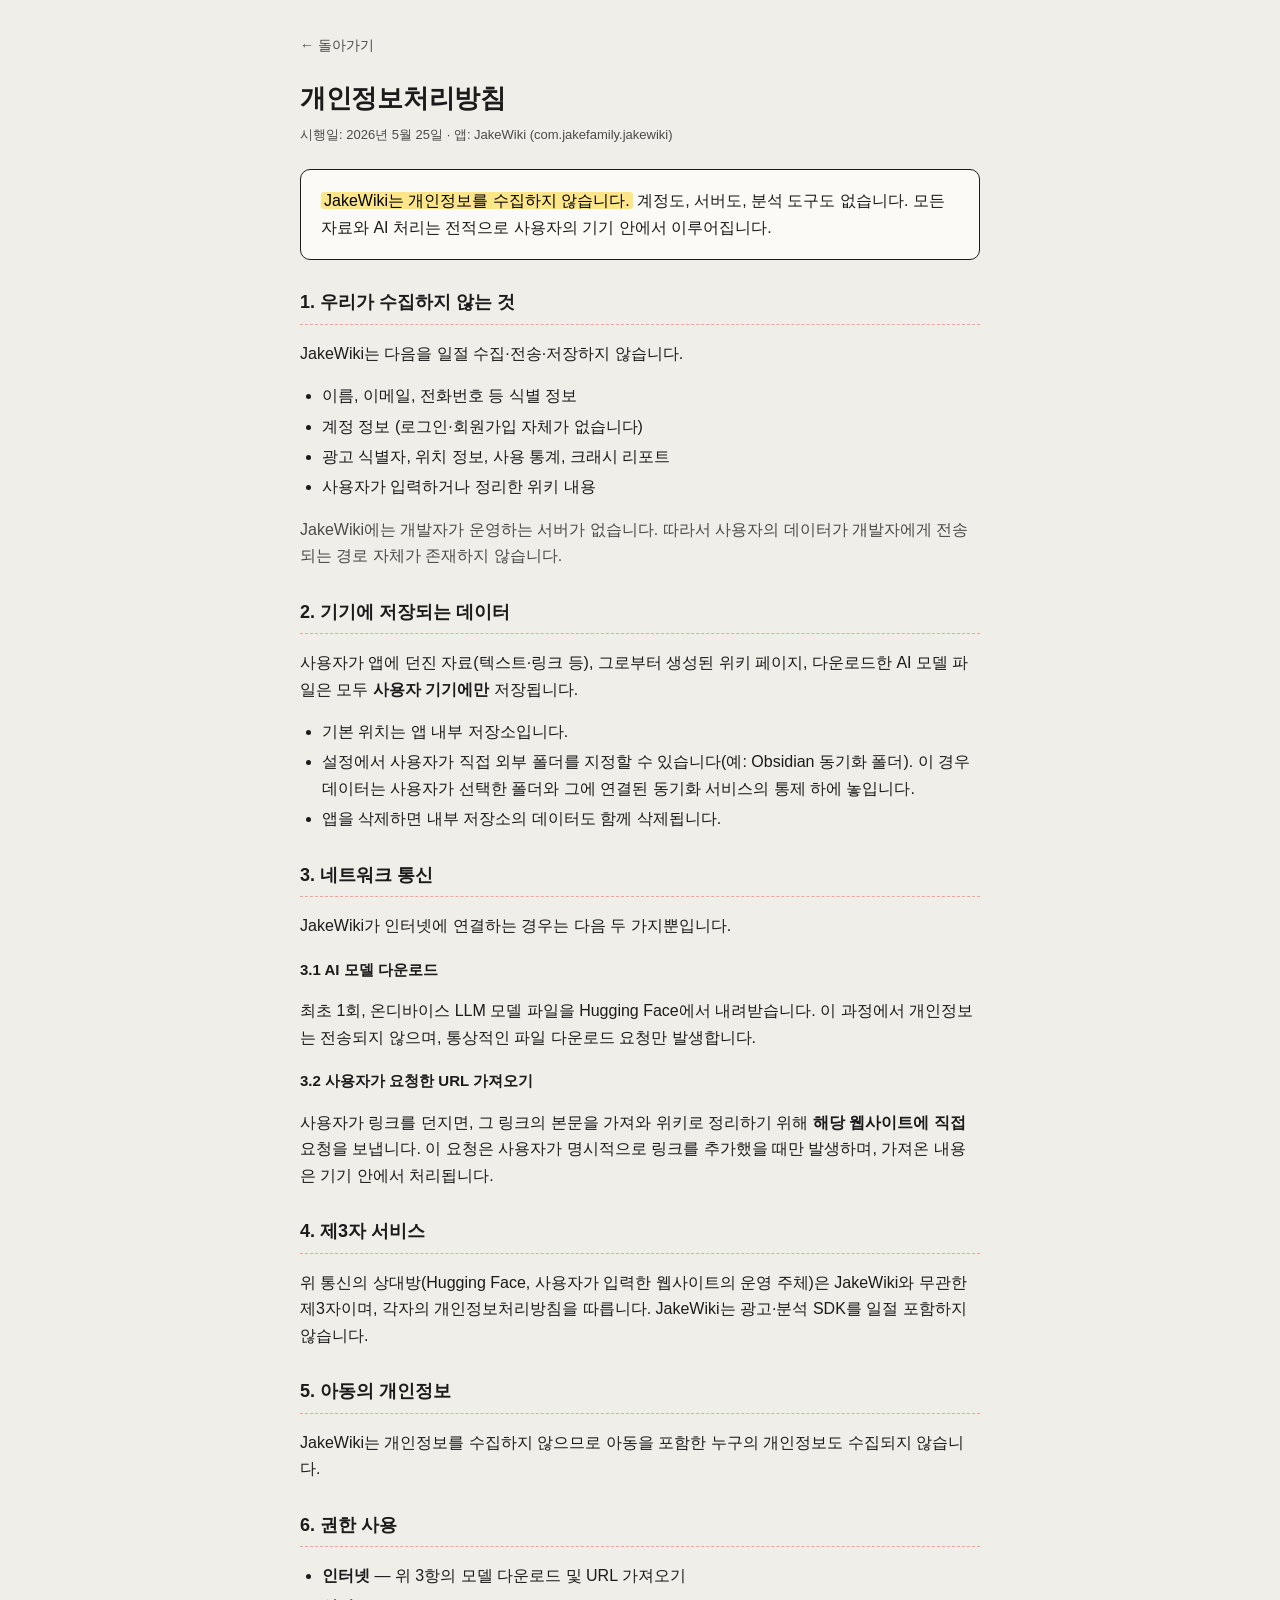
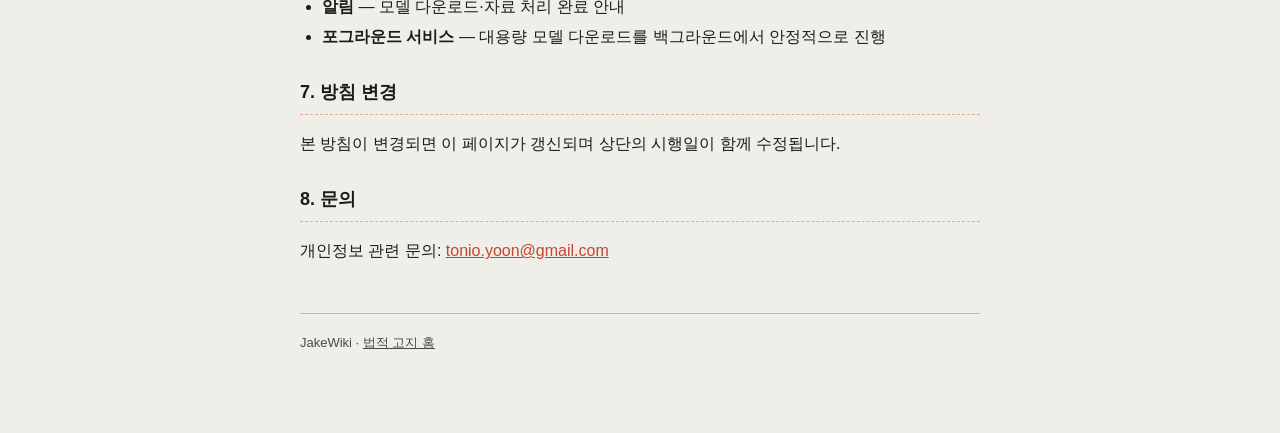
<file: privacy.html>
<!DOCTYPE html>
<html lang="ko">
<head>
  <meta charset="UTF-8" />
  <meta name="viewport" content="width=device-width, initial-scale=1.0" />
  <title>개인정보처리방침 — JakeWiki</title>
  <link rel="stylesheet" href="style.css" />
</head>
<body>
  <div class="wrap">
    <a class="back" href="index.html">← 돌아가기</a>
    <main>
      <h1 class="page-title">개인정보처리방침</h1>
      <p class="effective">시행일: 2026년 5월 25일 · 앱: JakeWiki (com.jakefamily.jakewiki)</p>

      <div class="card">
        <p style="margin:0">
          <mark>JakeWiki는 개인정보를 수집하지 않습니다.</mark>
          계정도, 서버도, 분석 도구도 없습니다. 모든 자료와 AI 처리는
          전적으로 사용자의 기기 안에서 이루어집니다.
        </p>
      </div>

      <h2>1. 우리가 수집하지 않는 것</h2>
      <p>JakeWiki는 다음을 일절 수집·전송·저장하지 않습니다.</p>
      <ul>
        <li>이름, 이메일, 전화번호 등 식별 정보</li>
        <li>계정 정보 (로그인·회원가입 자체가 없습니다)</li>
        <li>광고 식별자, 위치 정보, 사용 통계, 크래시 리포트</li>
        <li>사용자가 입력하거나 정리한 위키 내용</li>
      </ul>
      <p class="muted">
        JakeWiki에는 개발자가 운영하는 서버가 없습니다. 따라서 사용자의 데이터가
        개발자에게 전송되는 경로 자체가 존재하지 않습니다.
      </p>

      <h2>2. 기기에 저장되는 데이터</h2>
      <p>
        사용자가 앱에 던진 자료(텍스트·링크 등), 그로부터 생성된 위키 페이지,
        다운로드한 AI 모델 파일은 모두 <strong>사용자 기기에만</strong> 저장됩니다.
      </p>
      <ul>
        <li>기본 위치는 앱 내부 저장소입니다.</li>
        <li>
          설정에서 사용자가 직접 외부 폴더를 지정할 수 있습니다(예: Obsidian 동기화 폴더).
          이 경우 데이터는 사용자가 선택한 폴더와 그에 연결된 동기화 서비스의 통제 하에 놓입니다.
        </li>
        <li>앱을 삭제하면 내부 저장소의 데이터도 함께 삭제됩니다.</li>
      </ul>

      <h2>3. 네트워크 통신</h2>
      <p>JakeWiki가 인터넷에 연결하는 경우는 다음 두 가지뿐입니다.</p>
      <h3>3.1 AI 모델 다운로드</h3>
      <p>
        최초 1회, 온디바이스 LLM 모델 파일을 Hugging Face에서 내려받습니다.
        이 과정에서 개인정보는 전송되지 않으며, 통상적인 파일 다운로드 요청만 발생합니다.
      </p>
      <h3>3.2 사용자가 요청한 URL 가져오기</h3>
      <p>
        사용자가 링크를 던지면, 그 링크의 본문을 가져와 위키로 정리하기 위해
        <strong>해당 웹사이트에 직접</strong> 요청을 보냅니다. 이 요청은 사용자가
        명시적으로 링크를 추가했을 때만 발생하며, 가져온 내용은 기기 안에서 처리됩니다.
      </p>

      <h2>4. 제3자 서비스</h2>
      <p>
        위 통신의 상대방(Hugging Face, 사용자가 입력한 웹사이트의 운영 주체)은
        JakeWiki와 무관한 제3자이며, 각자의 개인정보처리방침을 따릅니다. JakeWiki는
        광고·분석 SDK를 일절 포함하지 않습니다.
      </p>

      <h2>5. 아동의 개인정보</h2>
      <p>
        JakeWiki는 개인정보를 수집하지 않으므로 아동을 포함한 누구의 개인정보도
        수집되지 않습니다.
      </p>

      <h2>6. 권한 사용</h2>
      <ul>
        <li><strong>인터넷</strong> — 위 3항의 모델 다운로드 및 URL 가져오기</li>
        <li><strong>알림</strong> — 모델 다운로드·자료 처리 완료 안내</li>
        <li><strong>포그라운드 서비스</strong> — 대용량 모델 다운로드를 백그라운드에서 안정적으로 진행</li>
      </ul>

      <h2>7. 방침 변경</h2>
      <p>
        본 방침이 변경되면 이 페이지가 갱신되며 상단의 시행일이 함께 수정됩니다.
      </p>

      <h2>8. 문의</h2>
      <p>
        개인정보 관련 문의: <a href="mailto:tonio.yoon@gmail.com">tonio.yoon@gmail.com</a>
      </p>

      <footer class="site">
        JakeWiki · <a href="index.html">법적 고지 홈</a>
      </footer>
    </main>
  </div>
</body>
</html>
</file>
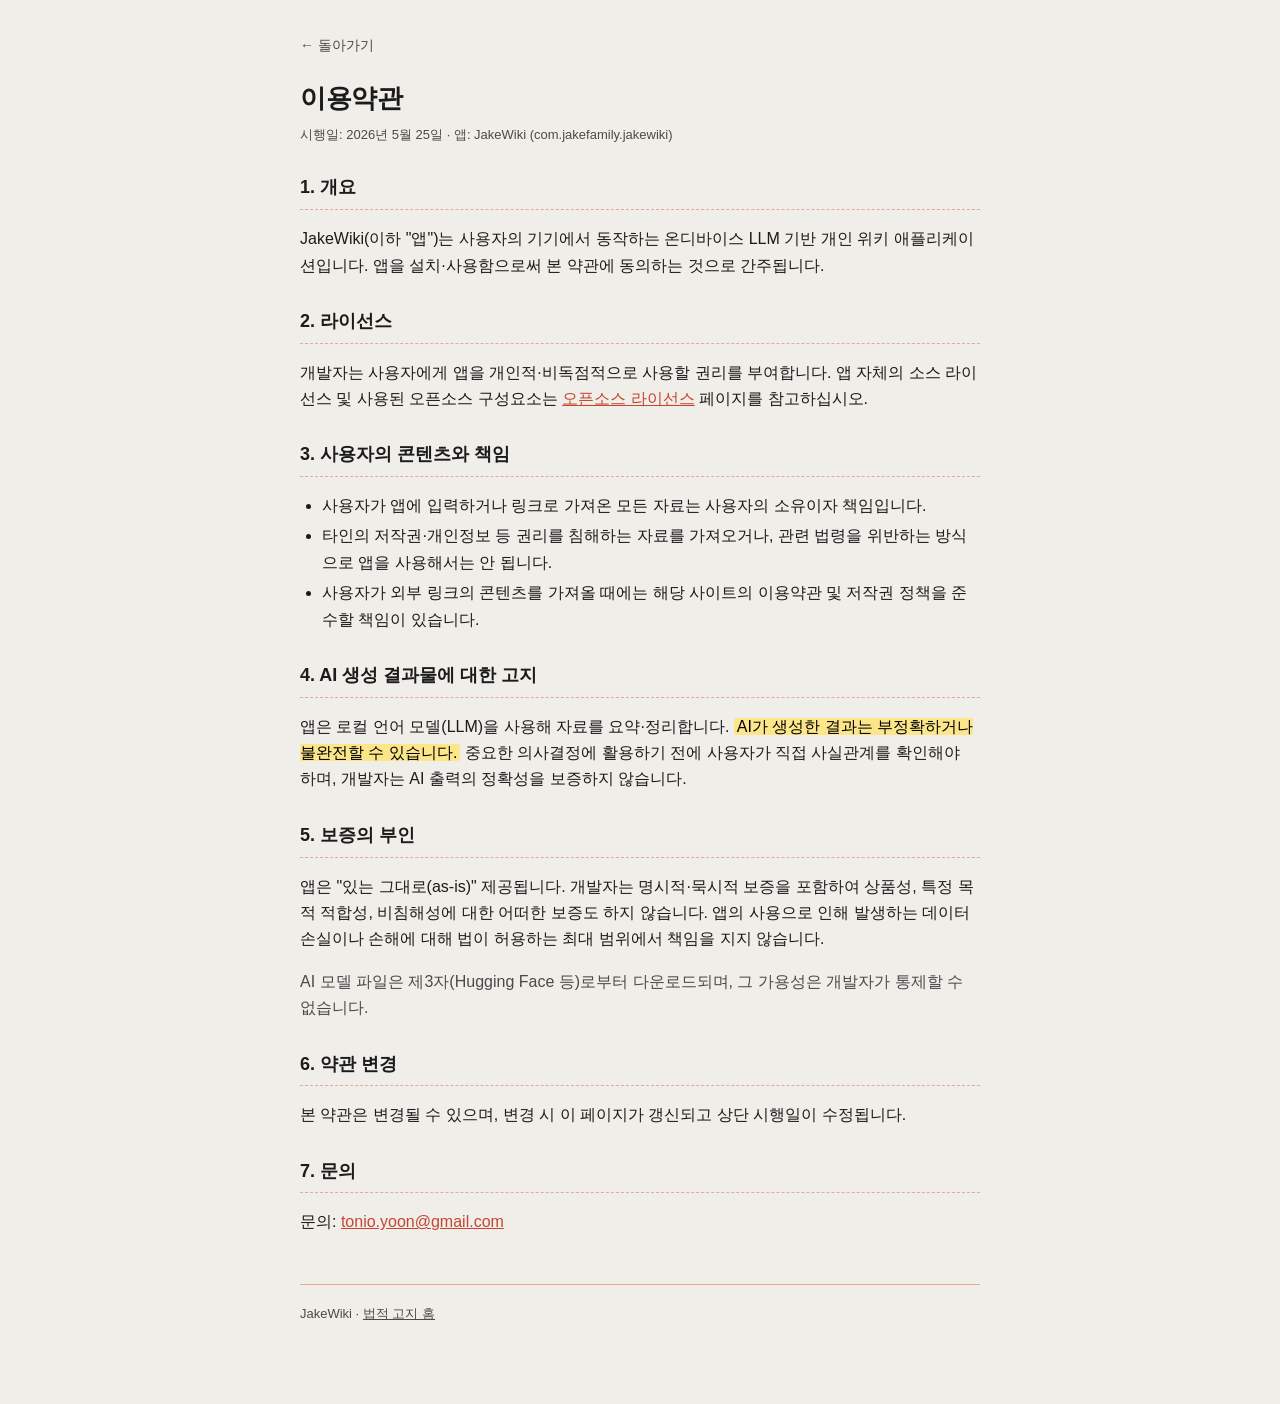
<file: terms.html>
<!DOCTYPE html>
<html lang="ko">
<head>
  <meta charset="UTF-8" />
  <meta name="viewport" content="width=device-width, initial-scale=1.0" />
  <title>이용약관 — JakeWiki</title>
  <link rel="stylesheet" href="style.css" />
</head>
<body>
  <div class="wrap">
    <a class="back" href="index.html">← 돌아가기</a>
    <main>
      <h1 class="page-title">이용약관</h1>
      <p class="effective">시행일: 2026년 5월 25일 · 앱: JakeWiki (com.jakefamily.jakewiki)</p>

      <h2>1. 개요</h2>
      <p>
        JakeWiki(이하 "앱")는 사용자의 기기에서 동작하는 온디바이스 LLM 기반 개인 위키
        애플리케이션입니다. 앱을 설치·사용함으로써 본 약관에 동의하는 것으로 간주됩니다.
      </p>

      <h2>2. 라이선스</h2>
      <p>
        개발자는 사용자에게 앱을 개인적·비독점적으로 사용할 권리를 부여합니다.
        앱 자체의 소스 라이선스 및 사용된 오픈소스 구성요소는
        <a href="licenses.html">오픈소스 라이선스</a> 페이지를 참고하십시오.
      </p>

      <h2>3. 사용자의 콘텐츠와 책임</h2>
      <ul>
        <li>
          사용자가 앱에 입력하거나 링크로 가져온 모든 자료는 사용자의 소유이자 책임입니다.
        </li>
        <li>
          타인의 저작권·개인정보 등 권리를 침해하는 자료를 가져오거나, 관련 법령을
          위반하는 방식으로 앱을 사용해서는 안 됩니다.
        </li>
        <li>
          사용자가 외부 링크의 콘텐츠를 가져올 때에는 해당 사이트의 이용약관 및
          저작권 정책을 준수할 책임이 있습니다.
        </li>
      </ul>

      <h2>4. AI 생성 결과물에 대한 고지</h2>
      <p>
        앱은 로컬 언어 모델(LLM)을 사용해 자료를 요약·정리합니다.
        <mark>AI가 생성한 결과는 부정확하거나 불완전할 수 있습니다.</mark>
        중요한 의사결정에 활용하기 전에 사용자가 직접 사실관계를 확인해야 하며,
        개발자는 AI 출력의 정확성을 보증하지 않습니다.
      </p>

      <h2>5. 보증의 부인</h2>
      <p>
        앱은 "있는 그대로(as-is)" 제공됩니다. 개발자는 명시적·묵시적 보증을 포함하여
        상품성, 특정 목적 적합성, 비침해성에 대한 어떠한 보증도 하지 않습니다.
        앱의 사용으로 인해 발생하는 데이터 손실이나 손해에 대해 법이 허용하는 최대
        범위에서 책임을 지지 않습니다.
      </p>
      <p class="muted">
        AI 모델 파일은 제3자(Hugging Face 등)로부터 다운로드되며, 그 가용성은
        개발자가 통제할 수 없습니다.
      </p>

      <h2>6. 약관 변경</h2>
      <p>
        본 약관은 변경될 수 있으며, 변경 시 이 페이지가 갱신되고 상단 시행일이
        수정됩니다.
      </p>

      <h2>7. 문의</h2>
      <p>
        문의: <a href="mailto:tonio.yoon@gmail.com">tonio.yoon@gmail.com</a>
      </p>

      <footer class="site">
        JakeWiki · <a href="index.html">법적 고지 홈</a>
      </footer>
    </main>
  </div>
</body>
</html>
</file>
<file: style.css>
/* JakeWiki legal pages — 앱과 동일한 paper/ink/accent 스케치 톤 */
:root {
  --ink: #1b1b1b;
  --ink-soft: #4a4a4a;
  --paper: #fbfaf6;
  --paper2: #f4f1e8;
  --paper-bg: #f0eee9;
  --accent: #c64530;
  --accent-soft: #e8a895;
  --highlight: #fde68a;
}

* {
  box-sizing: border-box;
}

html {
  -webkit-text-size-adjust: 100%;
}

body {
  margin: 0;
  background: var(--paper-bg);
  color: var(--ink);
  font-family: -apple-system, BlinkMacSystemFont, "Segoe UI", "Noto Sans KR",
    Roboto, "Helvetica Neue", Arial, sans-serif;
  line-height: 1.65;
  font-size: 16px;
}

.wrap {
  max-width: 720px;
  margin: 0 auto;
  padding: 32px 20px 80px;
}

header.site {
  display: flex;
  align-items: center;
  gap: 12px;
  margin-bottom: 8px;
}

.logo {
  display: inline-flex;
  align-items: center;
  justify-content: center;
  width: 42px;
  height: 42px;
  border: 2px solid var(--ink);
  border-radius: 10px;
  background: var(--paper);
  font-weight: 800;
  font-size: 20px;
  transform: rotate(-3deg);
}

header.site h1 {
  margin: 0;
  font-size: 22px;
  letter-spacing: -0.01em;
}

.tagline {
  color: var(--ink-soft);
  font-size: 14px;
  margin: 0 0 28px;
}

.card {
  background: var(--paper);
  border: 1.5px solid var(--ink);
  border-radius: 10px;
  padding: 18px 20px;
  margin: 14px 0;
}

a.doc-link {
  display: flex;
  align-items: center;
  justify-content: space-between;
  gap: 12px;
  text-decoration: none;
  color: inherit;
  background: var(--paper);
  border: 1.5px solid var(--ink);
  border-radius: 10px;
  padding: 16px 18px;
  margin: 12px 0;
  transition: transform 0.08s ease, background 0.12s ease;
}

a.doc-link:hover {
  background: var(--paper2);
  transform: translateY(-1px);
}

a.doc-link .doc-title {
  font-weight: 700;
  color: var(--accent);
  font-size: 16px;
}

a.doc-link .doc-sub {
  color: var(--ink-soft);
  font-size: 13px;
}

a.doc-link .arrow {
  color: var(--ink-soft);
  font-size: 18px;
}

main h1.page-title {
  font-size: 26px;
  margin: 0 0 4px;
  letter-spacing: -0.01em;
}

.effective {
  color: var(--ink-soft);
  font-size: 13px;
  margin: 0 0 24px;
}

h2 {
  font-size: 18px;
  margin: 28px 0 8px;
  padding-bottom: 6px;
  border-bottom: 1.5px dashed var(--accent-soft);
}

h3 {
  font-size: 15px;
  margin: 18px 0 6px;
}

p,
li {
  color: var(--ink);
}

.muted {
  color: var(--ink-soft);
}

mark {
  background: var(--highlight);
  padding: 0 3px;
  border-radius: 3px;
}

a {
  color: var(--accent);
}

ul {
  padding-left: 22px;
}

li {
  margin: 4px 0;
}

.back {
  display: inline-block;
  margin-bottom: 20px;
  text-decoration: none;
  color: var(--ink-soft);
  font-size: 14px;
}

.back:hover {
  color: var(--accent);
}

pre.license {
  background: var(--paper2);
  border: 1.5px solid var(--ink);
  border-radius: 8px;
  padding: 16px;
  overflow-x: auto;
  font-family: "SFMono-Regular", "Cascadia Mono", Consolas, monospace;
  font-size: 12px;
  line-height: 1.5;
  white-space: pre-wrap;
  word-break: break-word;
}

.lib {
  margin: 10px 0;
}

.lib .lib-name {
  font-weight: 700;
  color: var(--accent);
}

.lib .lib-meta {
  color: var(--ink-soft);
  font-size: 13px;
}

footer.site {
  margin-top: 48px;
  padding-top: 18px;
  border-top: 1.5px solid var(--accent-soft);
  color: var(--ink-soft);
  font-size: 13px;
}

footer.site a {
  color: var(--ink-soft);
}
</file>
